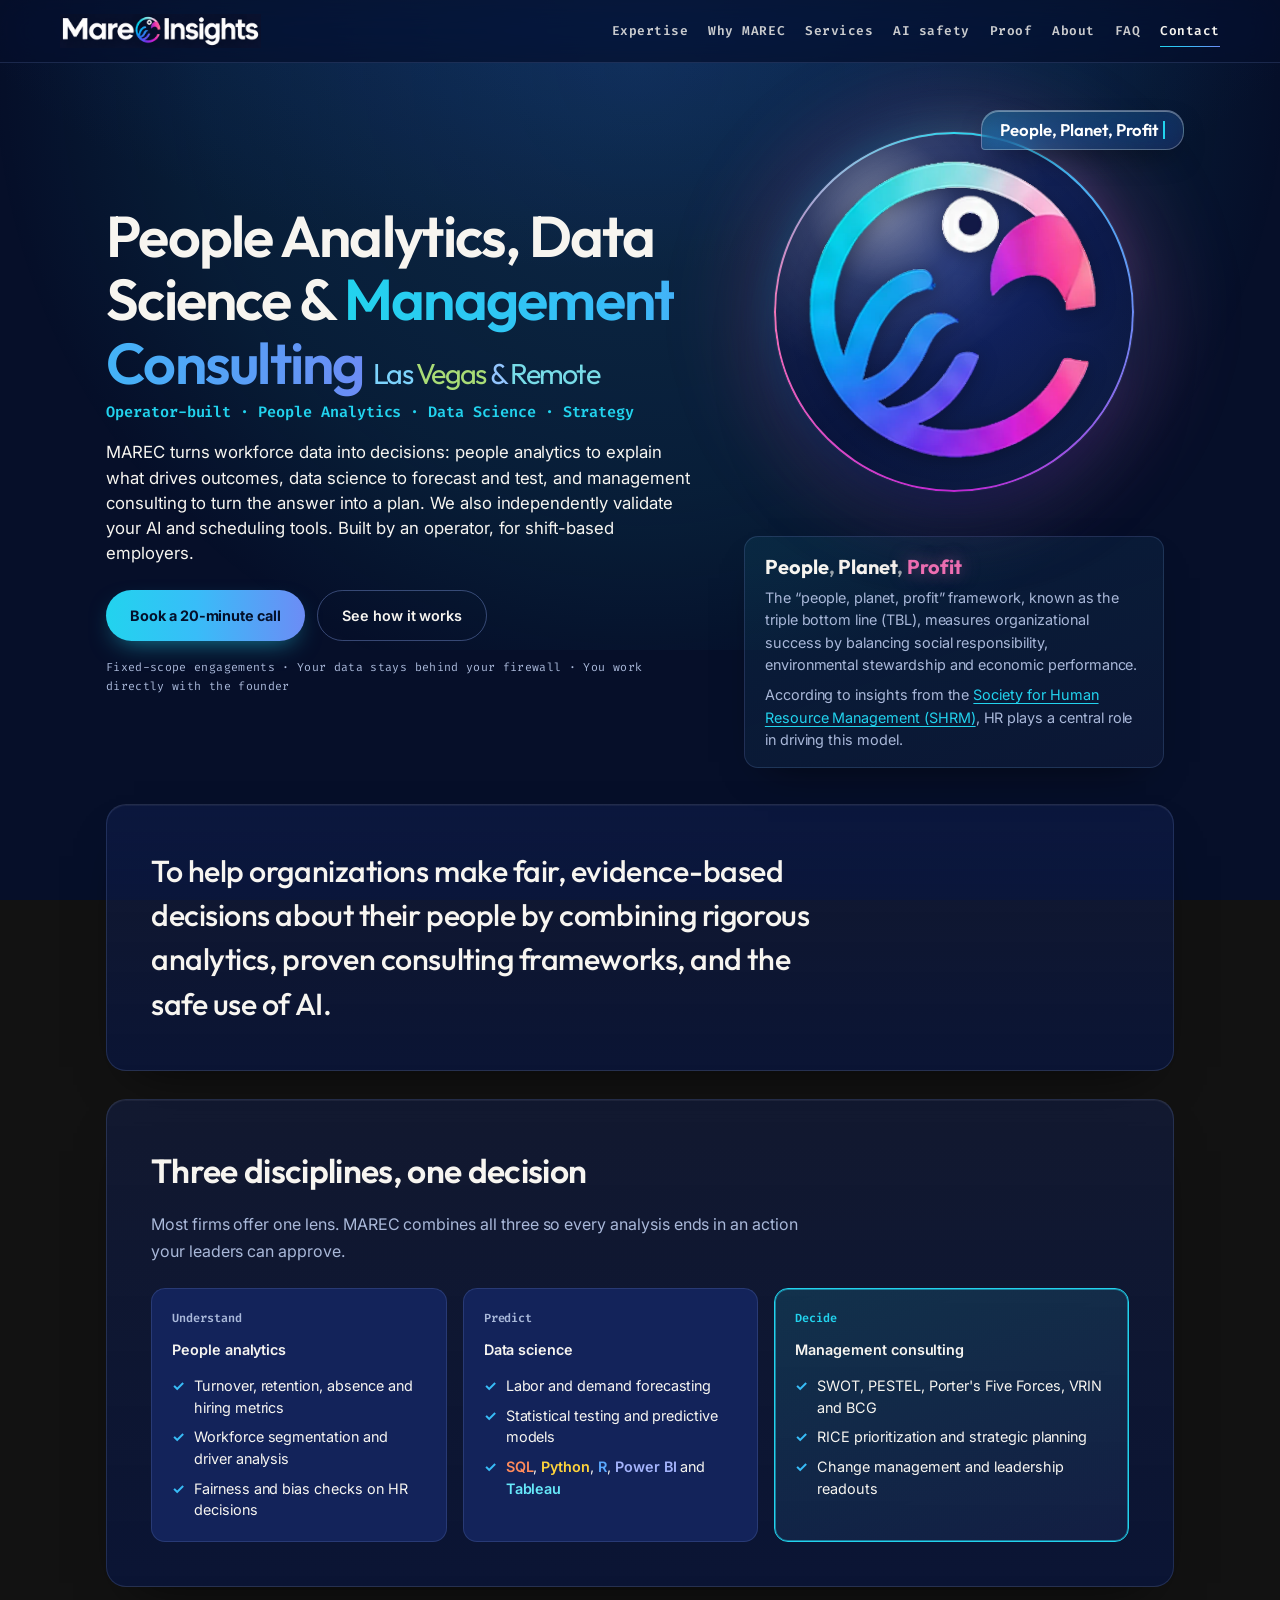
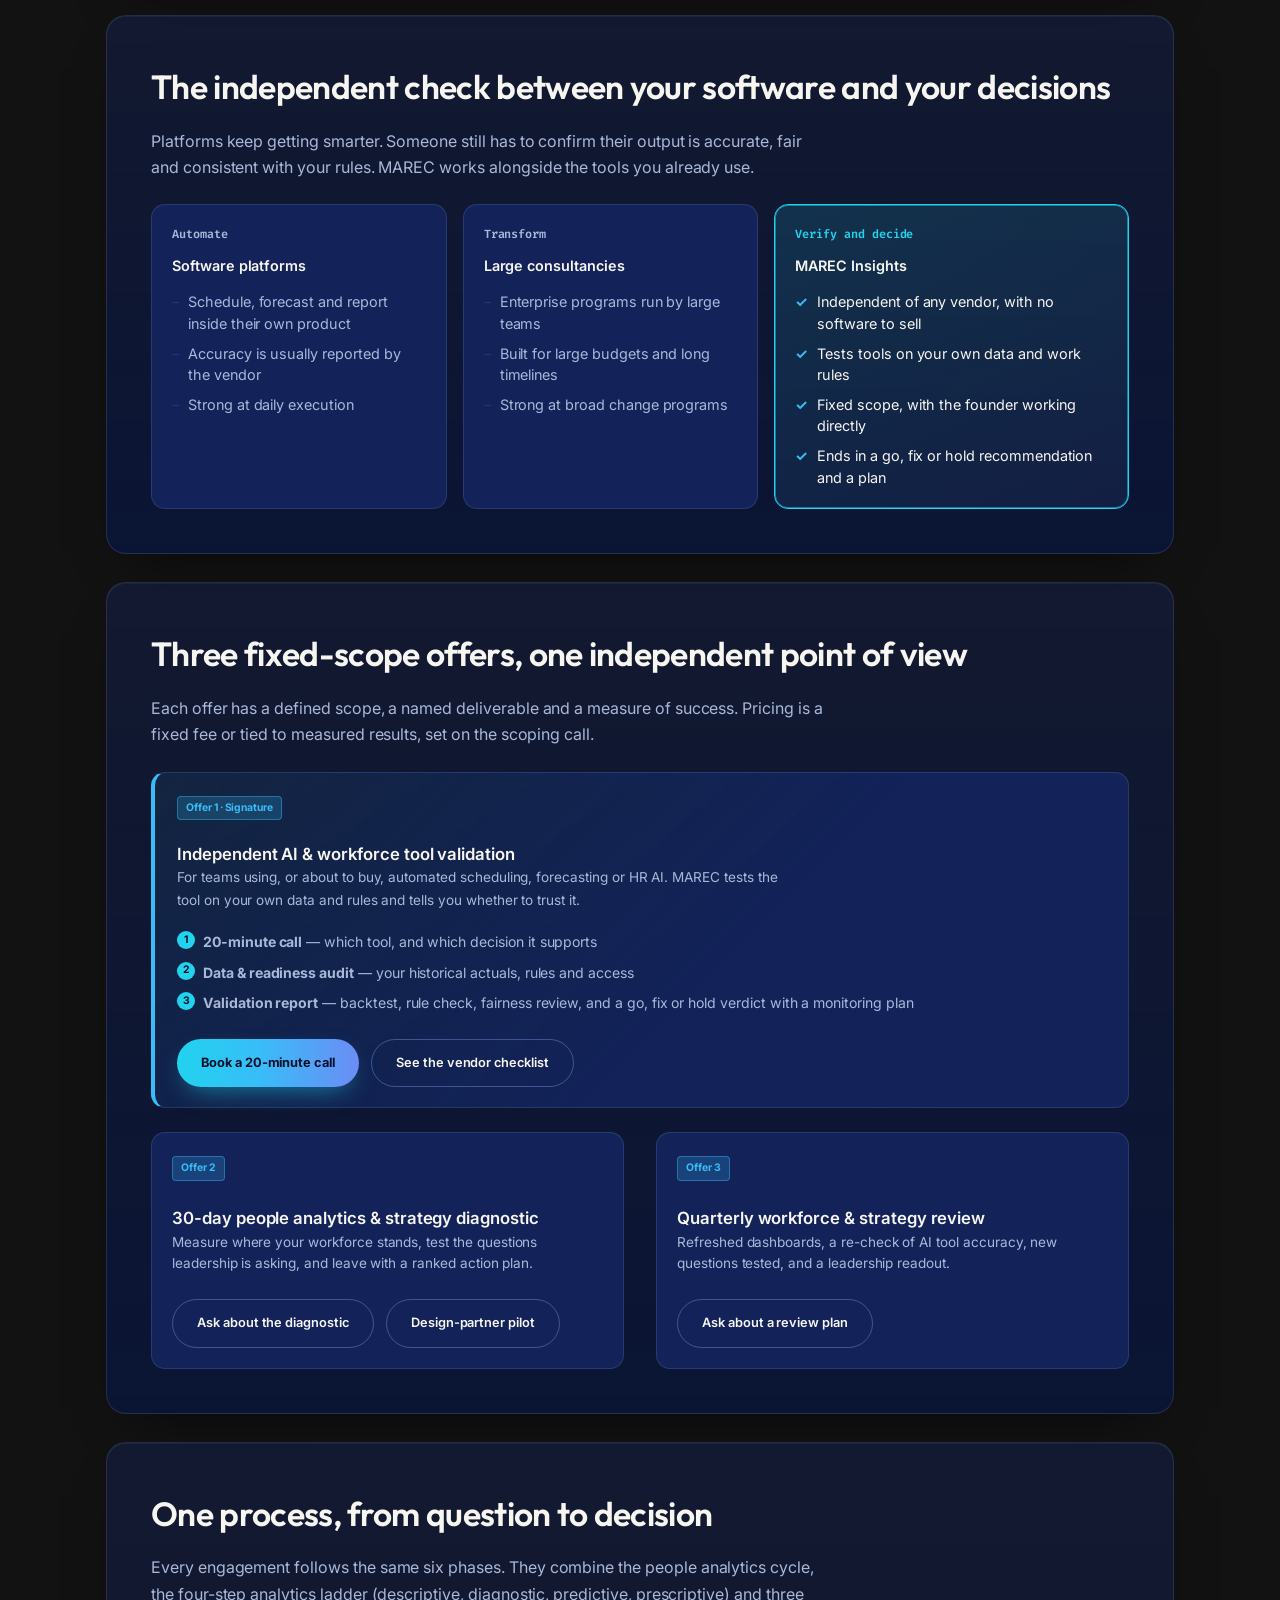
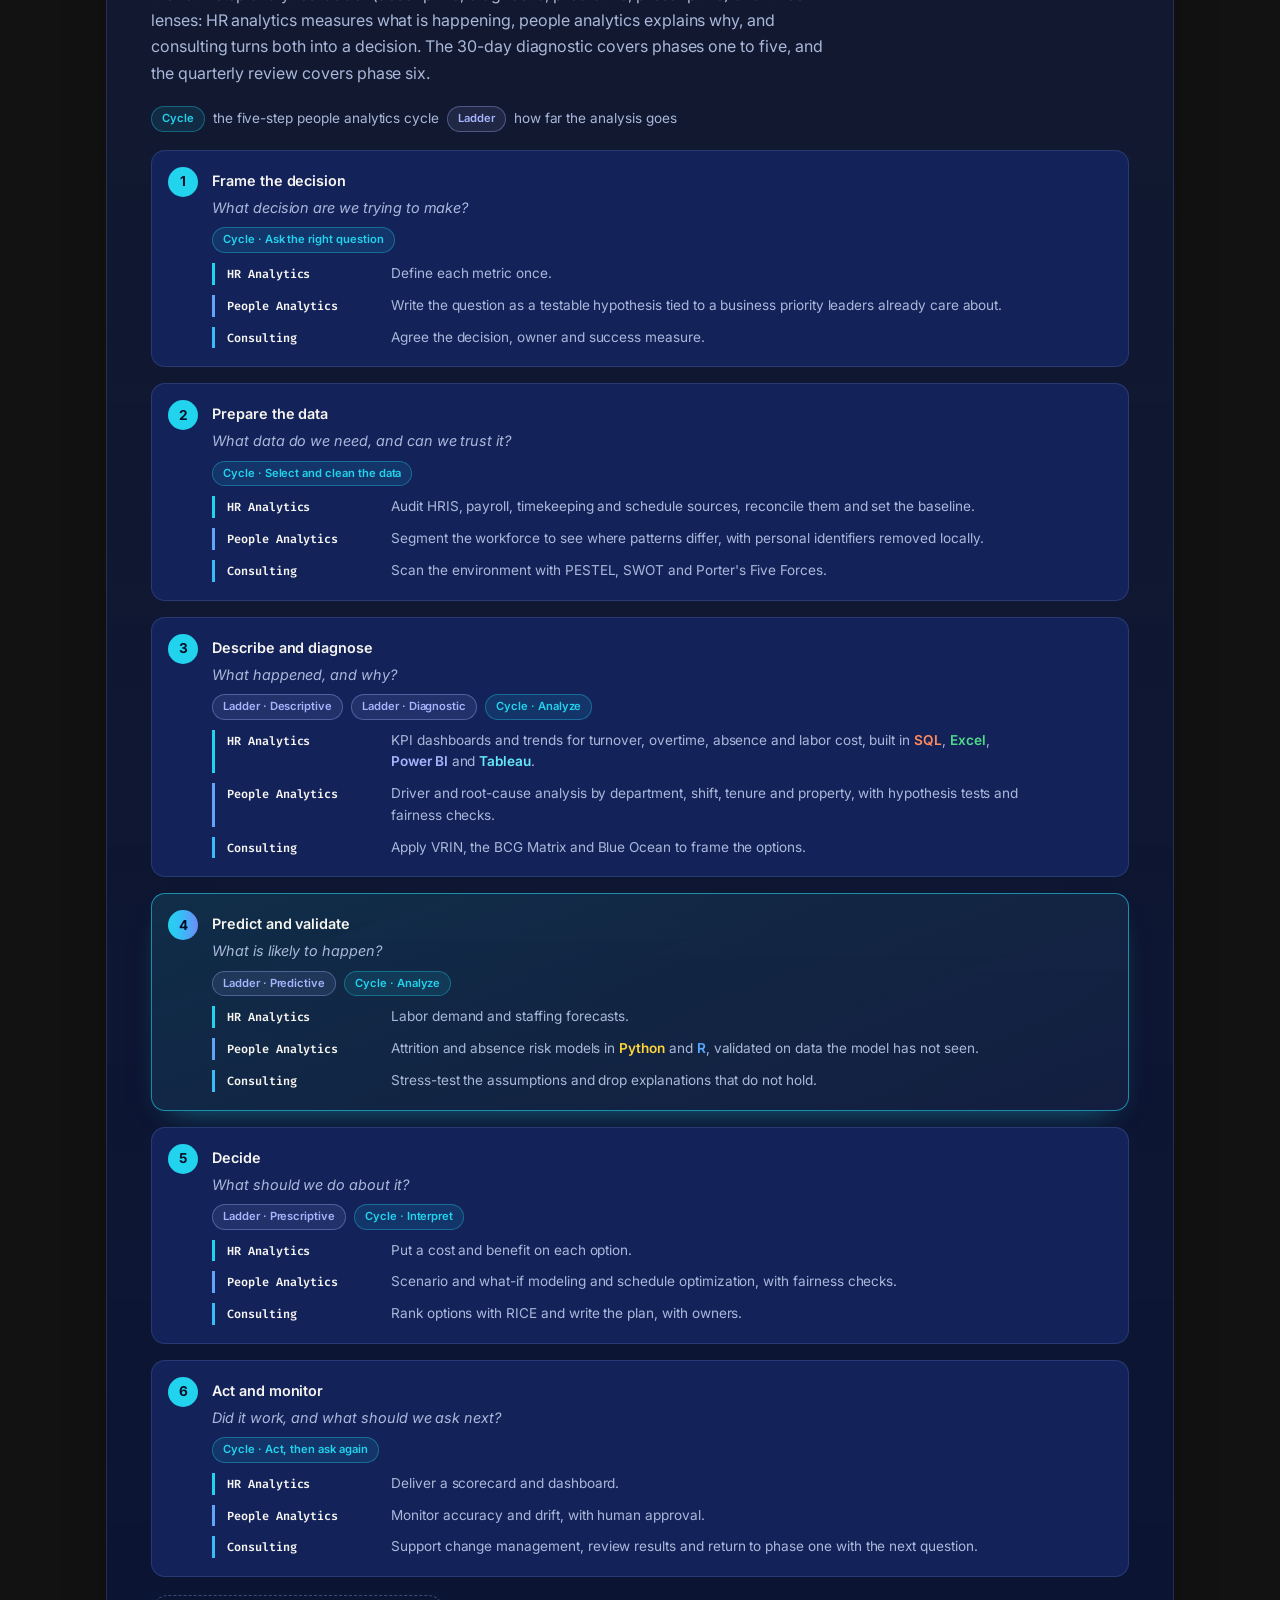
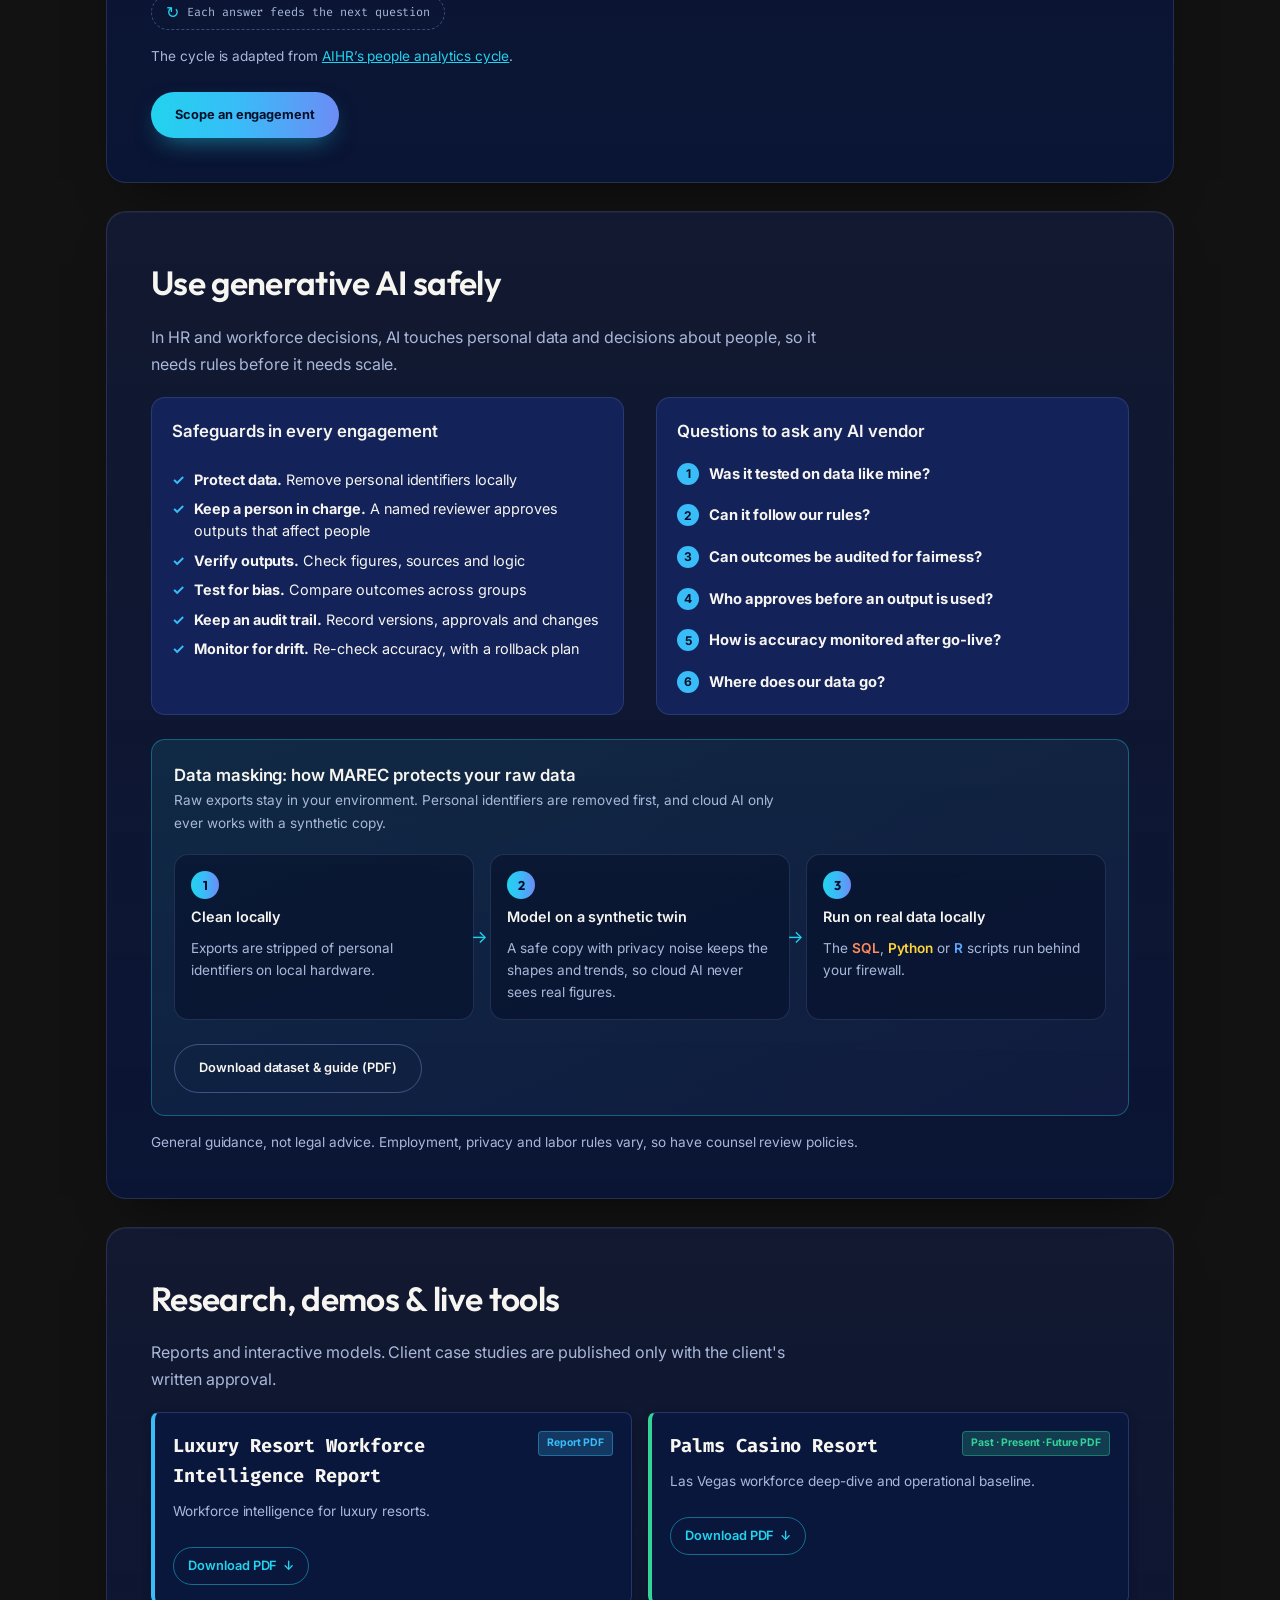
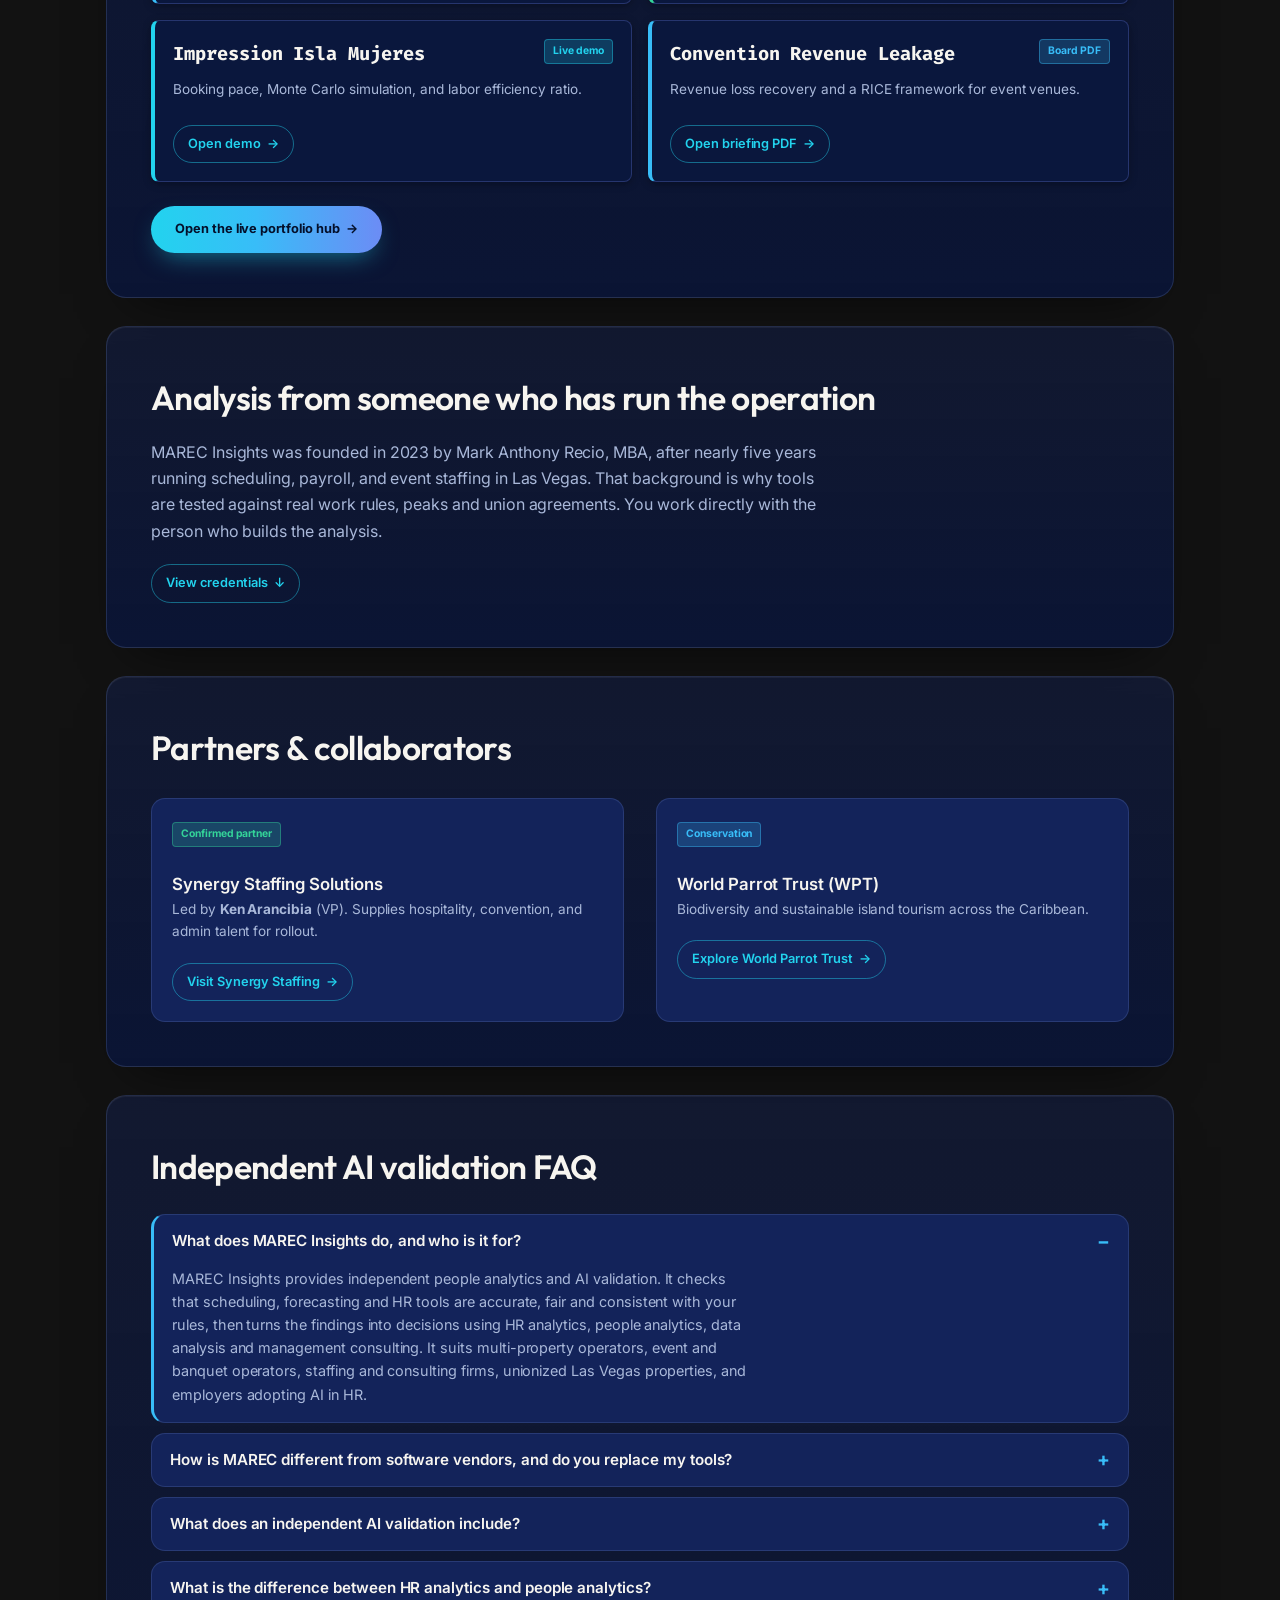
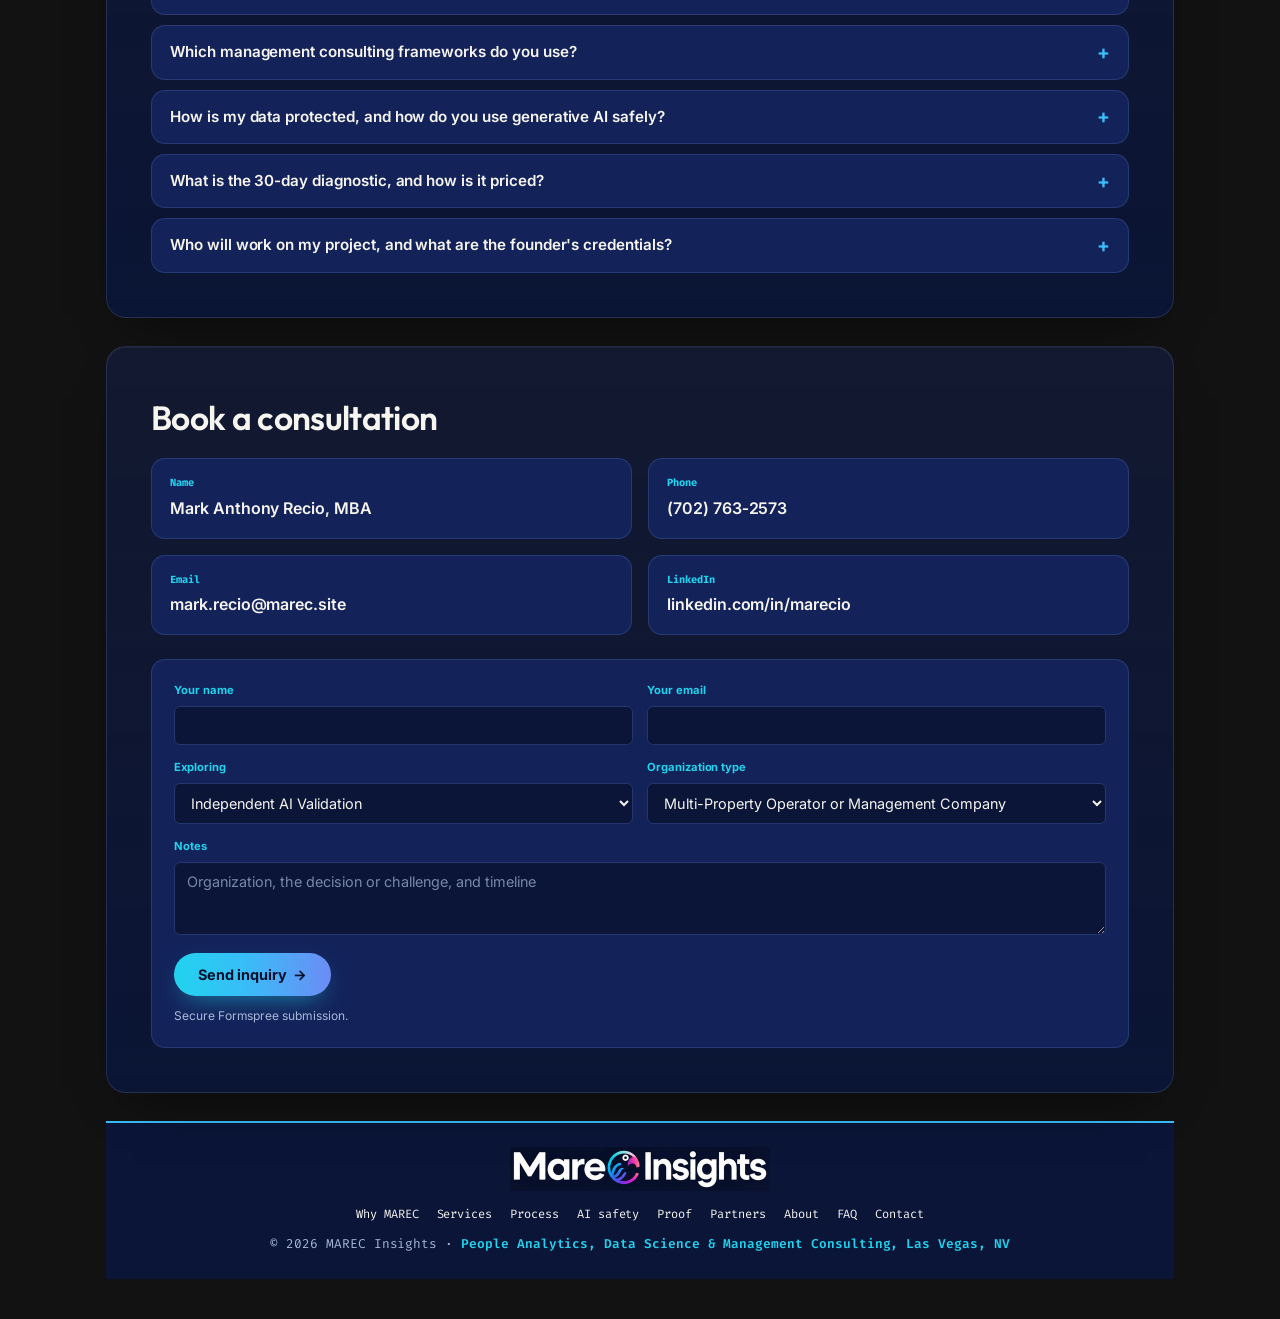
<file: index.html>
<!DOCTYPE html>
<html lang="en">
<head>
  <meta charset="UTF-8">
  <meta name="viewport" content="width=device-width, initial-scale=1">
  <title>MAREC Insights: People Analytics, Data Science & Consulting</title>
  <meta name="description" content="People analytics, data science and management consulting for hospitality and shift-based employers in Las Vegas and remote. Operator-built, with independent AI validation.">
  <meta name="robots" content="index, follow, max-snippet:-1, max-image-preview:large">
  <meta name="author" content="Mark Anthony Recio">
  <meta name="theme-color" content="#060F29">
  <meta name="color-scheme" content="dark">
  <link rel="canonical" href="https://marec.site/">

  <!-- Open Graph / social preview -->
  <meta property="og:type" content="website">
  <meta property="og:title" content="MAREC Insights: People Analytics, Data Science & Consulting">
  <meta property="og:description" content="People analytics, data science and management consulting for hospitality and shift-based employers in Las Vegas and remote. Operator-built, with independent AI validation.">
  <meta property="og:url" content="https://marec.site/">
  <meta property="og:image" content="https://marec.site/og-image.png">
  <meta property="og:site_name" content="MAREC Insights">
  <meta property="og:locale" content="en_US">
  <meta property="og:image:alt" content="MAREC Insights logo: the parrot mark beside the wordmark">
  <meta name="twitter:card" content="summary_large_image">
  <meta name="twitter:title" content="MAREC Insights: People Analytics, Data Science & Consulting">
  <meta name="twitter:description" content="People analytics, data science and management consulting for hospitality and shift-based employers in Las Vegas and remote. Operator-built, with independent AI validation.">
  <meta name="twitter:image" content="https://marec.site/og-image.png">

  <!-- Favicon -->
  <link rel="icon" type="image/png" href="[data-uri]">
  

  <link rel="preconnect" href="https://fonts.googleapis.com">
  <link rel="preconnect" href="https://fonts.gstatic.com" crossorigin>
  <link href="https://fonts.googleapis.com/css2?family=Outfit:wght@400;500;600;700&family=Fira+Code:wght@400;600&family=Inter:wght@300;400;500;600;700&display=swap" rel="stylesheet">
  <link rel="stylesheet" href="./style.css?v=9">

  <!-- Structured data -->
  <script type="application/ld+json">
{
  "@context": "https://schema.org",
  "@graph": [
    {
      "@type": "WebSite",
      "@id": "https://marec.site/#website",
      "url": "https://marec.site/",
      "name": "MAREC Insights",
      "alternateName": ["MAREC"],
      "publisher": {
        "@id": "https://marec.site/#org"
      },
      "inLanguage": "en-US"
    },
    {
      "@type": "ProfessionalService",
      "@id": "https://marec.site/#org",
      "name": "MAREC Insights",
      "url": "https://marec.site/",
      "description": "People analytics, data science and management consulting for hospitality and shift-based employers, with independent AI and workforce tool validation, built by an operator who has run scheduling, payroll and event staffing.",
      "serviceType": ["People analytics", "Data science", "Management consulting", "HR analytics", "AI validation"],
      "image": "https://marec.site/og-image.png",
      "logo": "https://marec.site/marec-logo.png",
      "telephone": "+1-702-763-2573",
      "email": "mark.recio@marec.site",
      "address": {
        "@type": "PostalAddress",
        "addressLocality": "Las Vegas",
        "addressRegion": "NV",
        "addressCountry": "US"
      },
      "areaServed": [
        {
          "@type": "City",
          "name": "Las Vegas"
        },
        {
          "@type": "Country",
          "name": "United States"
        },
        "Remote engagements for properties anywhere"
      ],
      "founder": {
        "@id": "https://marec.site/#mark"
      },
      "knowsAbout": [
        "HR analytics",
        "People analytics",
        "Data analysis",
        "Data science",
        "Descriptive analytics",
        "Diagnostic analytics",
        "Predictive analytics",
        "Prescriptive analytics",
        "Predictive modeling",
        "Machine learning",
        "Management consulting",
        "Strategic planning",
        "SWOT analysis",
        "PESTEL analysis",
        "Porter's Five Forces",
        "VRIN framework",
        "Blue Ocean Strategy",
        "BCG Matrix",
        "RICE prioritization",
        "Hypothesis testing",
        "Environmental analysis",
        "Safe generative AI",
        "AI governance",
        "Workforce planning",
        "Labor forecasting",
        "Change management",
        "SQL",
        "Python",
        "R",
        "Power BI",
        "Tableau",
        "Advanced Excel"
      ],
      "hasOfferCatalog": {
        "@type": "OfferCatalog",
        "name": "Analytics and consulting services",
        "itemListElement": [
          {
            "@type": "Offer",
            "itemOffered": {
              "@type": "Service",
              "name": "Independent AI and Workforce Tool Validation"
            }
          },
          {
            "@type": "Offer",
            "itemOffered": {
              "@type": "Service",
              "name": "30-Day People Analytics and Strategy Diagnostic"
            }
          },
          {
            "@type": "Offer",
            "itemOffered": {
              "@type": "Service",
              "name": "Quarterly Workforce and Strategy Review"
            }
          },
          {
            "@type": "Offer",
            "itemOffered": {
              "@type": "Service",
              "name": "HR Analytics"
            }
          },
          {
            "@type": "Offer",
            "itemOffered": {
              "@type": "Service",
              "name": "People Analytics"
            }
          },
          {
            "@type": "Offer",
            "itemOffered": {
              "@type": "Service",
              "name": "Data Analysis and Dashboards"
            }
          },
          {
            "@type": "Offer",
            "itemOffered": {
              "@type": "Service",
              "name": "Management Consulting and Strategic Planning"
            }
          },
          {
            "@type": "Offer",
            "itemOffered": {
              "@type": "Service",
              "name": "White-Label and Fractional Support"
            }
          }
        ]
      },
      "sameAs": [
        "https://www.linkedin.com/in/marecio/",
        "https://markreciopro.github.io/Portfolio/"
      ],
      "foundingDate": "2023",
      "slogan": "People analytics, data science and management consulting, built by an operator."
    },
    {
      "@type": "Person",
      "@id": "https://marec.site/#mark",
      "name": "Mark Anthony Recio",
      "honorificSuffix": "MBA",
      "jobTitle": "Founder and Principal HR Analytics and Management Consultant",
      "worksFor": {
        "@id": "https://marec.site/#org"
      },
      "alumniOf": [
        {
          "@type": "EducationalOrganization",
          "name": "Keller Graduate School of Management"
        },
        {
          "@type": "EducationalOrganization",
          "name": "University of Denver"
        },
        {
          "@type": "EducationalOrganization",
          "name": "DeVry University"
        }
      ],
      "hasCredential": [
        {
          "@type": "EducationalOccupationalCredential",
          "name": "Microsoft Power BI Data Analyst Associate"
        },
        {
          "@type": "EducationalOccupationalCredential",
          "name": "Tableau Business Intelligence Analyst"
        },
        {
          "@type": "EducationalOccupationalCredential",
          "name": "Google Data Analytics"
        },
        {
          "@type": "EducationalOccupationalCredential",
          "name": "People Analytics (online course certificate, completed November 4, 2026)",
          "url": "https://coursera.org/verify/VB5WCRY1OTPS",
          "recognizedBy": {
            "@type": "Organization",
            "name": "Microsoft"
          }
        },
        {
          "@type": "EducationalOccupationalCredential",
          "name": "IBM Management Consultant Professional Certificate (8 courses, completed November 5, 2026)",
          "url": "https://www.coursera.org/account/accomplishments/professional-cert/2EGGWHX2B1DY",
          "recognizedBy": {
            "@type": "Organization",
            "name": "IBM and SkillUp"
          }
        },
        {
          "@type": "EducationalOccupationalCredential",
          "name": "IBM Data Science Professional Certificate"
        },
        {
          "@type": "EducationalOccupationalCredential",
          "name": "HRCI Human Resources Associate"
        },
        {
          "@type": "EducationalOccupationalCredential",
          "name": "Nevada HR and Payroll Certification"
        },
        {
          "@type": "EducationalOccupationalCredential",
          "name": "Business Analytics Specialization (6 courses, online non-credit)",
          "recognizedBy": {
            "@type": "CollegeOrUniversity",
            "name": "University of Illinois Urbana-Champaign, Gies College of Business"
          }
        },
        {
          "@type": "EducationalOccupationalCredential",
          "name": "Financial Analysis: Skills for Success Specialization (3 courses, online non-credit)",
          "recognizedBy": {
            "@type": "CollegeOrUniversity",
            "name": "University of Illinois Urbana-Champaign, Gies College of Business"
          }
        },
        {
          "@type": "EducationalOccupationalCredential",
          "name": "Applying Data Analytics in Finance (online non-credit course)",
          "recognizedBy": {
            "@type": "CollegeOrUniversity",
            "name": "University of Illinois Urbana-Champaign"
          }
        },
        {
          "@type": "EducationalOccupationalCredential",
          "name": "Management Consulting Specialization (5 courses, online non-credit)",
          "recognizedBy": {
            "@type": "CollegeOrUniversity",
            "name": "Emory University, Goizueta Business School"
          }
        }
      ],
      "award": "Certificate of Commendation from U.S. Senator Catherine Cortez Masto for completing the Vegas PBS Workforce and Economic Development program",
      "sameAs": [
        "https://www.linkedin.com/in/marecio/"
      ]
    },
    {
      "@type": "FAQPage",
      "@id": "https://marec.site/#faq",
      "mainEntity": [
        {
          "@type": "Question",
          "name": "What does MAREC Insights do, and who is it for?",
          "acceptedAnswer": {
            "@type": "Answer",
            "text": "MAREC Insights provides independent people analytics and AI validation. It checks that scheduling, forecasting and HR tools are accurate, fair and consistent with your rules, then turns the findings into decisions using HR analytics, people analytics, data analysis and management consulting. It suits multi-property operators, event and banquet operators, staffing and consulting firms, unionized Las Vegas properties, and employers adopting AI in HR."
          }
        },
        {
          "@type": "Question",
          "name": "How is MAREC different from software vendors, and do you replace my tools?",
          "acceptedAnswer": {
            "@type": "Answer",
            "text": "Software platforms automate scheduling, forecasting and reporting inside their own product. MAREC does not sell software, so it has no reason to favor a tool. It works alongside the platforms you already use and tests their output on your own data and rules."
          }
        },
        {
          "@type": "Question",
          "name": "What does an independent AI validation include?",
          "acceptedAnswer": {
            "@type": "Answer",
            "text": "A backtest against your own historical actuals, a rule and policy check for labor agreements and overtime, edge cases such as peak seasons and holidays, a fairness review of how outcomes are spread across people and groups, and a monitoring plan. The result is a go, fix or hold recommendation with the reasons."
          }
        },
        {
          "@type": "Question",
          "name": "What is the difference between HR analytics and people analytics?",
          "acceptedAnswer": {
            "@type": "Answer",
            "text": "HR analytics measures core HR functions such as headcount, turnover, hiring, pay and absence. People analytics goes further and tests what drives outcomes like retention, performance and engagement, so leaders can act on causes rather than only report on numbers."
          }
        },
        {
          "@type": "Question",
          "name": "Which management consulting frameworks do you use?",
          "acceptedAnswer": {
            "@type": "Answer",
            "text": "RICE for prioritizing initiatives, SWOT, PESTEL and environmental analysis for the external and internal picture, Porter's Five Forces for industry structure, VRIN for competitive advantage, Blue Ocean Strategy for new market space, the BCG Matrix for portfolio choices, hypothesis testing for evidence, and strategic planning to tie it together. The framework is chosen for the question, not the other way around."
          }
        },
        {
          "@type": "Question",
          "name": "How is my data protected, and how do you use generative AI safely?",
          "acceptedAnswer": {
            "@type": "Answer",
            "text": "Sensitive exports are cleaned of personal identifiers locally. Safe synthetic versions are used for cloud and AI modeling, and the resulting code runs on your real data behind your own firewall, under NDA. Outputs are checked by a person before anyone relies on them, and nothing confidential is pasted into public AI tools."
          }
        },
        {
          "@type": "Question",
          "name": "What is the 30-day diagnostic, and how is it priced?",
          "acceptedAnswer": {
            "@type": "Answer",
            "text": "It has three steps: a 20-minute alignment call, a data and AI readiness audit, and a 30-day analysis and action plan built on your own data. Most projects start with exports you already have, such as HRIS, payroll, timekeeping and schedules. Pricing is a fixed fee or tied to measured results, set on the scoping call."
          }
        },
        {
          "@type": "Question",
          "name": "Who will work on my project, and what are the founder's credentials?",
          "acceptedAnswer": {
            "@type": "Answer",
            "text": "MAREC Insights is a specialist practice founded by Mark Anthony Recio, who does the analysis and consulting work directly after nearly five years running scheduling, payroll and event staffing in Las Vegas. He holds an MBA from Keller Graduate School of Management and a B.S. in Technical Management from DeVry University, plus Power BI, Tableau, Google, IBM, HRCI and Nevada HR and Payroll credentials."
          }
        }
      ]
    }
  ]
}
  </script>

  <noscript><style>.reveal,.reveal-step{opacity:1;transform:none}</style></noscript>
</head>
<body>
  <a href="#hero" class="skip-link mono">Skip to content</a>
  <div class="resort-bg-glow" aria-hidden="true"></div>

  <!-- NAVIGATION -->
  <nav class="nav-header" aria-label="Primary">
    <div class="nav-container">
      <a href="#hero" class="nav-brand mono" aria-label="MAREC Insights, back to top"><img class="brand-logo" src="[data-uri]" width="201" height="34" alt=""></a>
      <button type="button" class="nav-toggle" id="navToggle" aria-expanded="false" aria-controls="navTabs">
        <span class="nav-toggle-bar"></span>
        <span class="nav-toggle-bar"></span>
        <span class="nav-toggle-bar"></span>
        <span class="sr-only">Menu</span>
      </button>
      <div class="nav-tabs" id="navTabs">
        <a href="#expertise" class="nav-link mono">Expertise</a>
        <a href="#difference" class="nav-link mono">Why MAREC</a>
        <a href="#services" class="nav-link mono">Services</a>
        <a href="#ai-safety" class="nav-link mono">AI safety</a>
        <a href="#proof" class="nav-link mono">Proof</a>
        <a href="#about" class="nav-link mono">About</a>
        <a href="#faq" class="nav-link mono">FAQ</a>
        <a href="#contact" class="nav-link mono">Contact</a>
      </div>
    </div>
  </nav>

  <main class="page-wrap">

    <!-- HERO -->
    <header id="hero" class="hero">
      <div class="hero-top">
        <div class="hero-text-block">
          <h1 class="hero-title">
            People Analytics, Data Science &amp; <span class="grad-text">Management Consulting</span>
            <span class="title-sub">
              <span class="code-keyword">Las</span>
              <span class="code-string">Vegas</span>
              <span class="code-operator">&amp;</span>
              <span class="code-function">Remote</span>
            </span>
          </h1>
          <p class="hero-sub mono">Operator-built &middot; People Analytics &middot; Data Science &middot; Strategy</p>
          <p class="hero-tagline">MAREC turns workforce data into decisions: people analytics to explain what drives outcomes, data science to forecast and test, and management consulting to turn the answer into a plan. We also independently validate your AI and scheduling tools. Built by an operator, for shift-based employers.</p>
          <div class="cta-row">
            <a href="#contact" class="btn btn-primary">Book a 20-minute call</a>
            <a href="#process" class="btn btn-ghost">See how it works</a>
          </div>
          <p class="hero-note mono">Fixed-scope engagements &middot; Your data stays behind your firewall &middot; You work directly with the founder</p>
        </div>
        <div class="hero-art">
          <div class="glass-stage" id="glassStage">
          <div class="glass-lens" id="glassLens">
            <span class="glass-back" aria-hidden="true"></span>
            <span class="glass-ghost" id="glassGhost" aria-hidden="true"></span>
            <img class="glass-logo" id="glassLogo" src="[data-uri]" width="640" height="640" alt="MAREC Insights parrot logo mark" fetchpriority="high">
            <span class="glass-frost" aria-hidden="true"></span>
            <span class="glass-rim" aria-hidden="true"></span>
            <span class="glass-glare" aria-hidden="true"></span>
            <span class="glass-sheen" aria-hidden="true"></span>
          </div>
          <button type="button" class="parrot-say" id="parrotSay" aria-label="The parrot says: People, Planet, Profit. Activate to hear it again"><span class="say-text" id="sayText" aria-hidden="true"></span><span class="say-caret" aria-hidden="true"></span></button>
          <span class="sr-only" id="sayLive" aria-live="polite"></span>
        </div>
        <aside class="tbl-card" id="tblCard" aria-labelledby="tblTitle">
          <h2 class="tbl-title" id="tblTitle"><span class="tbl-word tbl-people" data-tbl="0">People</span><span class="tbl-sep" aria-hidden="true">,</span> <span class="tbl-word tbl-planet" data-tbl="1">Planet</span><span class="tbl-sep" aria-hidden="true">,</span> <span class="tbl-word tbl-profit" data-tbl="2">Profit</span></h2>
          <p class="tbl-text">The &ldquo;people, planet, profit&rdquo; framework, known as the triple bottom line (TBL), measures organizational success by balancing social responsibility, environmental stewardship and economic performance.</p>
          <p class="tbl-text">According to insights from the <a href="https://www.shrm.org/enterprise-solutions/insights/overcoming-adoption-hurdles-to-sustainable-innovation" target="_blank" rel="noopener noreferrer">Society for Human Resource Management (SHRM)</a>, HR plays a central role in driving this model.</p>
        </aside>
        </div>
      </div>
    </header>


    <!-- MISSION -->
    <section id="mission" class="card mission-card reveal" aria-label="Mission">
      <p class="mission-statement">To help organizations make fair, evidence-based decisions about their people by combining rigorous analytics, proven consulting frameworks, and the safe use of AI.</p>
    </section>

    <!-- PILLARS -->
    <section id="expertise" class="card reveal" aria-labelledby="expTitle">
      <h2 class="card-title" id="expTitle">Three disciplines, one decision</h2>
      <p class="body-muted description-text">Most firms offer one lens. MAREC combines all three so every analysis ends in an action your leaders can approve.</p>
      <div class="compare-grid">
        <article class="compare-card">
          <p class="compare-role mono">Understand</p>
          <h3 class="comp-title">People analytics</h3>
          <ul class="check-list">
            <li>Turnover, retention, absence and hiring metrics</li>
            <li>Workforce segmentation and driver analysis</li>
            <li>Fairness and bias checks on HR decisions</li>
          </ul>
        </article>
        <article class="compare-card">
          <p class="compare-role mono">Predict</p>
          <h3 class="comp-title">Data science</h3>
          <ul class="check-list">
            <li>Labor and demand forecasting</li>
            <li>Statistical testing and predictive models</li>
            <li><span class="kw kw-sql">SQL</span>, <span class="kw kw-python">Python</span>, <span class="kw kw-r">R</span>, <span class="kw kw-powerbi">Power BI</span> and <span class="kw kw-tableau">Tableau</span></li>
          </ul>
        </article>
        <article class="compare-card is-marec">
          <p class="compare-role mono">Decide</p>
          <h3 class="comp-title">Management consulting</h3>
          <ul class="check-list">
            <li>SWOT, PESTEL, Porter's Five Forces, VRIN and BCG</li>
            <li>RICE prioritization and strategic planning</li>
            <li>Change management and leadership readouts</li>
          </ul>
        </article>
      </div>
    </section>

    <!-- DIFFERENCE -->
    <section id="difference" class="card reveal" aria-labelledby="diffTitle">
      <h2 class="card-title" id="diffTitle">The independent check between your software and your decisions</h2>
      <p class="body-muted description-text">Platforms keep getting smarter. Someone still has to confirm their output is accurate, fair and consistent with your rules. MAREC works alongside the tools you already use.</p>
      <div class="compare-grid">
        <article class="compare-card">
          <p class="compare-role mono">Automate</p>
          <h3 class="comp-title">Software platforms</h3>
          <ul class="plain-list">
            <li>Schedule, forecast and report inside their own product</li>
            <li>Accuracy is usually reported by the vendor</li>
            <li>Strong at daily execution</li>
          </ul>
        </article>
        <article class="compare-card">
          <p class="compare-role mono">Transform</p>
          <h3 class="comp-title">Large consultancies</h3>
          <ul class="plain-list">
            <li>Enterprise programs run by large teams</li>
            <li>Built for large budgets and long timelines</li>
            <li>Strong at broad change programs</li>
          </ul>
        </article>
        <article class="compare-card is-marec">
          <p class="compare-role mono">Verify and decide</p>
          <h3 class="comp-title">MAREC Insights</h3>
          <ul class="check-list">
            <li>Independent of any vendor, with no software to sell</li>
            <li>Tests tools on your own data and work rules</li>
            <li>Fixed scope, with the founder working directly</li>
            <li>Ends in a go, fix or hold recommendation and a plan</li>
          </ul>
        </article>
      </div>
    </section>

    <!-- SERVICES -->
    <section id="services" class="card reveal">
      <h2 class="card-title">Three fixed-scope offers, one independent point of view</h2>
      <p class="body-muted description-text">Each offer has a defined scope, a named deliverable and a measure of success. Pricing is a fixed fee or tied to measured results, set on the scoping call.</p>

      <div class="pilot-box is-flagship mt-24">
        <span class="proj-tag tag-featured">Offer 1 &middot; Signature</span>
        <h3 class="stage-name mt-24">Independent AI &amp; workforce tool validation</h3>
        <p class="body-muted sm description-text">For teams using, or about to buy, automated scheduling, forecasting or HR AI. MAREC tests the tool on your own data and rules and tells you whether to trust it.</p>
        <ol class="pilot-steps">
          <li><strong>20-minute call</strong> &mdash; which tool, and which decision it supports</li>
          <li><strong>Data &amp; readiness audit</strong> &mdash; your historical actuals, rules and access</li>
          <li><strong>Validation report</strong> &mdash; backtest, rule check, fairness review, and a go, fix or hold verdict with a monitoring plan</li>
        </ol>
        <div class="cta-row mt-24">
          <a href="#contact" class="btn btn-primary sm-btn" data-exploring="Independent AI Validation">Book a 20-minute call</a>
          <a href="#ai-safety" class="btn btn-ghost sm-btn">See the vendor checklist</a>
        </div>
      </div>

      <div class="two-col mt-24">
        <div class="dna-card border-teal">
          <span class="proj-tag tag-featured">Offer 2</span>
          <h3 class="stage-name mt-24">30-day people analytics &amp; strategy diagnostic</h3>
          <p class="body-muted sm">Measure where your workforce stands, test the questions leadership is asking, and leave with a ranked action plan.</p>
          <div class="cta-row mt-24">
            <a href="#contact" class="btn btn-ghost sm-btn" data-exploring="30-Day People Analytics Diagnostic">Ask about the diagnostic</a>
            <a href="#contact" class="btn btn-ghost sm-btn" data-exploring="Design-Partner Pilot">Design-partner pilot</a>
          </div>
        </div>
        <div class="dna-card border-gold">
          <span class="proj-tag tag-featured">Offer 3</span>
          <h3 class="stage-name mt-24">Quarterly workforce &amp; strategy review</h3>
          <p class="body-muted sm">Refreshed dashboards, a re-check of AI tool accuracy, new questions tested, and a leadership readout.</p>
          <div class="cta-row mt-24"><a href="#contact" class="btn btn-ghost sm-btn" data-exploring="HR or People Analytics">Ask about a review plan</a></div>
        </div>
      </div>
    </section>


    <!-- PROCESS -->
    <section id="process" class="card reveal" aria-labelledby="processTitle">
      <h2 class="card-title" id="processTitle">One process, from question to decision</h2>
      <p class="body-muted description-text">Every engagement follows the same six phases. They combine the people analytics cycle, the four-step analytics ladder (descriptive, diagnostic, predictive, prescriptive) and three lenses: HR analytics measures what is happening, people analytics explains why, and consulting turns both into a decision. The 30-day diagnostic covers phases one to five, and the quarterly review covers phase six.</p>
      <p class="phase-legend sm"><span class="phase-tag tag-c">Cycle</span> the five-step people analytics cycle <span class="phase-tag tag-l">Ladder</span> how far the analysis goes</p>
      <ol class="approach-list" id="processList">
        <li class="approach-phase">
          <h3 class="comp-title">Frame the decision</h3>
          <p class="phase-q">What decision are we trying to make?</p>
          <p class="phase-tags"><span class="phase-tag tag-c">Cycle &middot; Ask the right question</span></p>
          <ul class="lens-rows"><li class="lens-row" data-lens="hr"><span class="lens-tag mono">HR Analytics</span><p class="body-muted sm">Define each metric once.</p></li><li class="lens-row" data-lens="people"><span class="lens-tag mono">People Analytics</span><p class="body-muted sm">Write the question as a testable hypothesis tied to a business priority leaders already care about.</p></li><li class="lens-row" data-lens="consulting"><span class="lens-tag mono">Consulting</span><p class="body-muted sm">Agree the decision, owner and success measure.</p></li></ul>
        </li>
        <li class="approach-phase">
          <h3 class="comp-title">Prepare the data</h3>
          <p class="phase-q">What data do we need, and can we trust it?</p>
          <p class="phase-tags"><span class="phase-tag tag-c">Cycle &middot; Select and clean the data</span></p>
          <ul class="lens-rows"><li class="lens-row" data-lens="hr"><span class="lens-tag mono">HR Analytics</span><p class="body-muted sm">Audit HRIS, payroll, timekeeping and schedule sources, reconcile them and set the baseline.</p></li><li class="lens-row" data-lens="people"><span class="lens-tag mono">People Analytics</span><p class="body-muted sm">Segment the workforce to see where patterns differ, with personal identifiers removed locally.</p></li><li class="lens-row" data-lens="consulting"><span class="lens-tag mono">Consulting</span><p class="body-muted sm">Scan the environment with PESTEL, SWOT and Porter's Five Forces.</p></li></ul>
        </li>
        <li class="approach-phase">
          <h3 class="comp-title">Describe and diagnose</h3>
          <p class="phase-q">What happened, and why?</p>
          <p class="phase-tags"><span class="phase-tag tag-l">Ladder &middot; Descriptive</span><span class="phase-tag tag-l">Ladder &middot; Diagnostic</span><span class="phase-tag tag-c">Cycle &middot; Analyze</span></p>
          <ul class="lens-rows"><li class="lens-row" data-lens="hr"><span class="lens-tag mono">HR Analytics</span><p class="body-muted sm">KPI dashboards and trends for turnover, overtime, absence and labor cost, built in <span class="kw kw-sql">SQL</span>, <span class="kw kw-excel">Excel</span>, <span class="kw kw-powerbi">Power BI</span> and <span class="kw kw-tableau">Tableau</span>.</p></li><li class="lens-row" data-lens="people"><span class="lens-tag mono">People Analytics</span><p class="body-muted sm">Driver and root-cause analysis by department, shift, tenure and property, with hypothesis tests and fairness checks.</p></li><li class="lens-row" data-lens="consulting"><span class="lens-tag mono">Consulting</span><p class="body-muted sm">Apply VRIN, the BCG Matrix and Blue Ocean to frame the options.</p></li></ul>
        </li>
        <li class="approach-phase">
          <h3 class="comp-title">Predict and validate</h3>
          <p class="phase-q">What is likely to happen?</p>
          <p class="phase-tags"><span class="phase-tag tag-l">Ladder &middot; Predictive</span><span class="phase-tag tag-c">Cycle &middot; Analyze</span></p>
          <ul class="lens-rows"><li class="lens-row" data-lens="hr"><span class="lens-tag mono">HR Analytics</span><p class="body-muted sm">Labor demand and staffing forecasts.</p></li><li class="lens-row" data-lens="people"><span class="lens-tag mono">People Analytics</span><p class="body-muted sm">Attrition and absence risk models in <span class="kw kw-python">Python</span> and <span class="kw kw-r">R</span>, validated on data the model has not seen.</p></li><li class="lens-row" data-lens="consulting"><span class="lens-tag mono">Consulting</span><p class="body-muted sm">Stress-test the assumptions and drop explanations that do not hold.</p></li></ul>
        </li>
        <li class="approach-phase">
          <h3 class="comp-title">Decide</h3>
          <p class="phase-q">What should we do about it?</p>
          <p class="phase-tags"><span class="phase-tag tag-l">Ladder &middot; Prescriptive</span><span class="phase-tag tag-c">Cycle &middot; Interpret</span></p>
          <ul class="lens-rows"><li class="lens-row" data-lens="hr"><span class="lens-tag mono">HR Analytics</span><p class="body-muted sm">Put a cost and benefit on each option.</p></li><li class="lens-row" data-lens="people"><span class="lens-tag mono">People Analytics</span><p class="body-muted sm">Scenario and what-if modeling and schedule optimization, with fairness checks.</p></li><li class="lens-row" data-lens="consulting"><span class="lens-tag mono">Consulting</span><p class="body-muted sm">Rank options with RICE and write the plan, with owners.</p></li></ul>
        </li>
        <li class="approach-phase">
          <h3 class="comp-title">Act and monitor</h3>
          <p class="phase-q">Did it work, and what should we ask next?</p>
          <p class="phase-tags"><span class="phase-tag tag-c">Cycle &middot; Act, then ask again</span></p>
          <ul class="lens-rows"><li class="lens-row" data-lens="hr"><span class="lens-tag mono">HR Analytics</span><p class="body-muted sm">Deliver a scorecard and dashboard.</p></li><li class="lens-row" data-lens="people"><span class="lens-tag mono">People Analytics</span><p class="body-muted sm">Monitor accuracy and drift, with human approval.</p></li><li class="lens-row" data-lens="consulting"><span class="lens-tag mono">Consulting</span><p class="body-muted sm">Support change management, review results and return to phase one with the next question.</p></li></ul>
        </li>
      </ol>
      <p class="cycle-loop mono"><span aria-hidden="true">&#8635;</span> Each answer feeds the next question</p>
      <p class="offer-note">The cycle is adapted from <a href="https://www.aihr.com/blog/people-analytics-cycle/" target="_blank" rel="noopener noreferrer">AIHR&rsquo;s people analytics cycle</a>.</p>
      <div class="cta-row mt-24"><a href="#contact" class="btn btn-primary sm-btn" data-exploring="30-Day People Analytics Diagnostic">Scope an engagement</a></div>
    </section>

    <!-- AI SAFETY -->
    <section id="ai-safety" class="card reveal" aria-labelledby="aiTitle">
      <h2 class="card-title" id="aiTitle">Use generative AI safely</h2>
      <p class="body-muted description-text">In HR and workforce decisions, AI touches personal data and decisions about people, so it needs rules before it needs scale.</p>
      <div class="two-col">
        <div class="dna-card border-teal">
          <h3 class="stage-name">Safeguards in every engagement</h3>
          <ul class="check-list mt-24">
            <li><strong>Protect data.</strong> Remove personal identifiers locally</li>
            <li><strong>Keep a person in charge.</strong> A named reviewer approves outputs that affect people</li>
            <li><strong>Verify outputs.</strong> Check figures, sources and logic</li>
            <li><strong>Test for bias.</strong> Compare outcomes across groups</li>
            <li><strong>Keep an audit trail.</strong> Record versions, approvals and changes</li>
            <li><strong>Monitor for drift.</strong> Re-check accuracy, with a rollback plan</li>
          </ul>
        </div>
        <div class="dna-card border-gold">
          <h3 class="stage-name">Questions to ask any AI vendor</h3>
          <ol class="app-steps-list">
            <li><strong>Was it tested on data like mine?</strong></li>
            <li><strong>Can it follow our rules?</strong></li>
            <li><strong>Can outcomes be audited for fairness?</strong></li>
            <li><strong>Who approves before an output is used?</strong></li>
            <li><strong>How is accuracy monitored after go-live?</strong></li>
            <li><strong>Where does our data go?</strong></li>
          </ol>
        </div>
      </div>
      <div class="mask-box mt-24" id="data-masking">
        <h3 class="stage-name">Data masking: how MAREC protects your raw data</h3>
        <p class="body-muted sm description-text">Raw exports stay in your environment. Personal identifiers are removed first, and cloud AI only ever works with a synthetic copy.</p>
        <ol class="mask-flow">
          <li class="mask-step"><span class="mask-num" aria-hidden="true">1</span><h4 class="comp-title">Clean locally</h4><p class="body-muted sm">Exports are stripped of personal identifiers on local hardware.</p></li>
          <li class="mask-step"><span class="mask-num" aria-hidden="true">2</span><h4 class="comp-title">Model on a synthetic twin</h4><p class="body-muted sm">A safe copy with privacy noise keeps the shapes and trends, so cloud AI never sees real figures.</p></li>
          <li class="mask-step"><span class="mask-num" aria-hidden="true">3</span><h4 class="comp-title">Run on real data locally</h4><p class="body-muted sm">The <span class="kw kw-sql">SQL</span>, <span class="kw kw-python">Python</span> or <span class="kw kw-r">R</span> scripts run behind your firewall.</p></li>
        </ol>
        <div class="cta-row mt-24"><a href="https://raw.githubusercontent.com/markreciopro/marec_insights/main/docs/app.pdf" download="MAREC_Insights_Dataset_Guide.pdf" target="_blank" rel="noopener noreferrer" class="btn btn-ghost sm-btn">Download dataset &amp; guide (PDF)</a></div>
      </div>
      <p class="offer-note">General guidance, not legal advice. Employment, privacy and labor rules vary, so have counsel review policies.</p>
    </section>


    <!-- PROOF -->
    <section id="proof" class="card reveal">
      <h2 class="card-title">Research, demos &amp; live tools</h2>
      <p class="body-muted description-text">Reports and interactive models. Client case studies are published only with the client's written approval.</p>

      <div class="work-grid">
        <article class="proj-card border-gold" id="report">
          <header class="proj-header"><h3 class="mono">Luxury Resort Workforce Intelligence Report</h3><span class="proj-tag tag-featured">Report PDF</span></header>
          <p class="muted">Workforce intelligence for luxury resorts.</p>
          <div class="cta-row mt-24">
            <a href="https://github.com/markreciopro/marec_insights/raw/main/Marec_Insights_Luxury_Resort_Workforce_Intelligence_Report..pdf" target="_blank" rel="noopener noreferrer" class="btn-outline sm-btn">Download PDF <span aria-hidden="true">&darr;</span></a>
          </div>
        </article>
        <article class="proj-card border-verified">
          <header class="proj-header"><h3 class="mono">Palms Casino Resort</h3><span class="proj-tag tag-verified">Past &middot; Present &middot; Future PDF</span></header>
          <p class="muted">Las Vegas workforce deep-dive and operational baseline.</p>
          <div class="cta-row mt-24">
            <a href="https://github.com/markreciopro/marec_insights/raw/main/AFM_Workforce_Intelligence_Past_Present_Future%20(2).pdf" target="_blank" rel="noopener noreferrer" class="btn-outline sm-btn">Download PDF <span aria-hidden="true">&darr;</span></a>
          </div>
        </article>
        <article class="proj-card border-teal">
          <header class="proj-header"><h3 class="mono">Impression Isla Mujeres</h3><span class="proj-tag tag-analytics">Live demo</span></header>
          <p class="muted">Booking pace, Monte Carlo simulation, and labor efficiency ratio.</p>
          <a href="https://markreciopro.github.io/impression_isla_mujeras/" target="_blank" rel="noopener noreferrer" class="btn-outline mt-24">Open demo <span aria-hidden="true">&rarr;</span></a>
        </article>
        <article class="proj-card border-gold">
          <header class="proj-header"><h3 class="mono">Convention Revenue Leakage</h3><span class="proj-tag tag-featured">Board PDF</span></header>
          <p class="muted">Revenue loss recovery and a RICE framework for event venues.</p>
          <a href="https://github.com/markreciopro/marec_insights/raw/main/MAREC_Convention_Revenue_Leakage_Board_Briefing.pdf" target="_blank" rel="noopener noreferrer" class="btn-outline mt-24">Open briefing PDF <span aria-hidden="true">&rarr;</span></a>
        </article>
      </div>

      <div class="cta-row mt-24"><a href="https://markreciopro.github.io/Portfolio/" target="_blank" rel="noopener noreferrer" class="btn btn-primary sm-btn">Open the live portfolio hub <span aria-hidden="true">&rarr;</span></a></div>

    </section>

    <!-- ABOUT -->
    <section id="about" class="card reveal">
      <h2 class="card-title">Analysis from someone who has run the operation</h2>
      <p class="body-muted description-text">MAREC Insights was founded in 2023 by Mark Anthony Recio, MBA, after nearly five years running scheduling, payroll, and event staffing in Las Vegas. That background is why tools are tested against real work rules, peaks and union agreements. You work directly with the person who builds the analysis.</p>
      <a href="#credentials-all" class="btn-outline sm-btn">View credentials <span aria-hidden="true">&darr;</span></a>
    </section>

    <!-- PARTNERS -->
    <section id="partners" class="card reveal">
      <h2 class="card-title">Partners &amp; collaborators</h2>
      <div class="two-col mt-24">
        <div class="dna-card border-verified">
          <span class="proj-tag tag-verified">Confirmed partner</span>
          <h3 class="stage-name mt-24">Synergy Staffing Solutions</h3>
          <p class="body-muted sm description-text">Led by <strong>Ken Arancibia</strong> (VP). Supplies hospitality, convention, and admin talent for rollout.</p>
          <a href="https://www.lvsynergy.com/" target="_blank" rel="noopener noreferrer" class="btn-outline sm-btn">Visit Synergy Staffing <span aria-hidden="true">&rarr;</span></a>
        </div>

        <div class="dna-card border-gold">
          <span class="proj-tag tag-featured">Conservation</span>
          <h3 class="stage-name mt-24">World Parrot Trust (WPT)</h3>
          <p class="body-muted sm description-text">Biodiversity and sustainable island tourism across the Caribbean.</p>
          <a href="https://parrots.org/about-wpt/affiliates-partners-and-funders/" target="_blank" rel="noopener noreferrer" class="btn-outline sm-btn">Explore World Parrot Trust <span aria-hidden="true">&rarr;</span></a>
        </div>
      </div>

    </section>


    <!-- FAQ -->
    <section id="faq" class="card reveal" aria-labelledby="faqTitle">
      <h2 class="card-title" id="faqTitle">Independent AI validation FAQ</h2>
      <div class="faq-list">
        <details class="faq-item" open>
          <summary>What does MAREC Insights do, and who is it for?</summary>
          <p>MAREC Insights provides independent people analytics and AI validation. It checks that scheduling, forecasting and HR tools are accurate, fair and consistent with your rules, then turns the findings into decisions using HR analytics, people analytics, data analysis and management consulting. It suits multi-property operators, event and banquet operators, staffing and consulting firms, unionized Las Vegas properties, and employers adopting AI in HR.</p>
        </details>
        <details class="faq-item">
          <summary>How is MAREC different from software vendors, and do you replace my tools?</summary>
          <p>Software platforms automate scheduling, forecasting and reporting inside their own product. MAREC does not sell software, so it has no reason to favor a tool. It works alongside the platforms you already use and tests their output on your own data and rules.</p>
        </details>
        <details class="faq-item">
          <summary>What does an independent AI validation include?</summary>
          <p>A backtest against your own historical actuals, a rule and policy check for labor agreements and overtime, edge cases such as peak seasons and holidays, a fairness review of how outcomes are spread across people and groups, and a monitoring plan. The result is a go, fix or hold recommendation with the reasons.</p>
        </details>
        <details class="faq-item">
          <summary>What is the difference between HR analytics and people analytics?</summary>
          <p>HR analytics measures core HR functions such as headcount, turnover, hiring, pay and absence. People analytics goes further and tests what drives outcomes like retention, performance and engagement, so leaders can act on causes rather than only report on numbers.</p>
        </details>
        <details class="faq-item">
          <summary>Which management consulting frameworks do you use?</summary>
          <p>RICE for prioritizing initiatives, SWOT, PESTEL and environmental analysis for the external and internal picture, Porter's Five Forces for industry structure, VRIN for competitive advantage, Blue Ocean Strategy for new market space, the BCG Matrix for portfolio choices, hypothesis testing for evidence, and strategic planning to tie it together. The framework is chosen for the question, not the other way around.</p>
        </details>
        <details class="faq-item">
          <summary>How is my data protected, and how do you use generative AI safely?</summary>
          <p>Sensitive exports are cleaned of personal identifiers locally. Safe synthetic versions are used for cloud and AI modeling, and the resulting code runs on your real data behind your own firewall, under NDA. Outputs are checked by a person before anyone relies on them, and nothing confidential is pasted into public AI tools.</p>
        </details>
        <details class="faq-item">
          <summary>What is the 30-day diagnostic, and how is it priced?</summary>
          <p>It has three steps: a 20-minute alignment call, a data and AI readiness audit, and a 30-day analysis and action plan built on your own data. Most projects start with exports you already have, such as HRIS, payroll, timekeeping and schedules. Pricing is a fixed fee or tied to measured results, set on the scoping call.</p>
        </details>
        <details class="faq-item">
          <summary>Who will work on my project, and what are the founder's credentials?</summary>
          <p>MAREC Insights is a specialist practice founded by Mark Anthony Recio, who does the analysis and consulting work directly after nearly five years running scheduling, payroll and event staffing in Las Vegas. He holds an MBA from Keller Graduate School of Management and a B.S. in Technical Management from DeVry University, plus Power BI, Tableau, Google, IBM, HRCI and Nevada HR and Payroll credentials.</p>
        </details>
      </div>
    </section>

    <!-- CONTACT -->
    <section id="contact" class="card reveal">
      <h2 class="card-title">Book a consultation</h2>
      <div class="contact-grid">
        <div class="cf"><span class="cf-lbl mono">Name</span><strong class="cf-val">Mark Anthony Recio, MBA</strong></div>
        <div class="cf"><span class="cf-lbl mono">Phone</span><a href="tel:+17027632573" class="cf-val">(702) 763&#8209;2573</a></div>
        <div class="cf"><span class="cf-lbl mono">Email</span><a href="mailto:mark.recio@marec.site" class="cf-val">mark.recio@marec.site</a></div>
        <div class="cf"><span class="cf-lbl mono">LinkedIn</span><a href="https://www.linkedin.com/in/marecio/" class="cf-val" target="_blank" rel="noopener noreferrer">linkedin.com/in/marecio</a></div>
      </div>

      <form id="inquiryForm" class="inquiry-card mt-24" action="https://formspree.io/f/meaqwyyo" method="POST" novalidate>
        <input type="hidden" name="_subject" value="New MAREC Insights Inquiry">
        <input type="hidden" name="lead_source" id="leadSource" value="direct">
        <!-- honeypot field -->
        <div class="hp-field" aria-hidden="true">
          <label for="company">Company</label>
          <input type="text" id="company" name="company" tabindex="-1" autocomplete="off">
        </div>

        <div class="inquiry-row">
          <div class="inquiry-field">
            <label for="visitor_name">Your name</label>
            <input type="text" id="visitor_name" name="visitor_name" autocomplete="name" required>
          </div>
          <div class="inquiry-field">
            <label for="visitor_email">Your email</label>
            <input type="email" id="visitor_email" name="email" autocomplete="email" required>
          </div>
        </div>
        <div class="inquiry-row">
          <div class="inquiry-field">
            <label for="exploring">Exploring</label>
            <select id="exploring" name="exploring">
              <option>Independent AI Validation</option>
              <option>30-Day People Analytics Diagnostic</option>
              <option>HR or People Analytics</option>
              <option>Data Analysis or Dashboards</option>
              <option>Strategy &amp; Consulting Workshop</option>
              <option>Workforce or Labor Forecasting</option>
              <option>Design-Partner Pilot</option>
              <option>White-Label or Fractional Support</option>
              <option>Partnership</option>
              <option>Other or not sure yet</option>
            </select>
          </div>
          <div class="inquiry-field">
            <label for="property_type">Organization type</label>
            <select id="property_type" name="property_type">
              <option>Multi-Property Operator or Management Company</option>
              <option>Hospitality, Resort or Event Operator</option>
              <option>Staffing or Consulting Firm</option>
              <option>HR or People Team</option>
              <option>Small or Mid-Size Business</option>
              <option>Large Enterprise</option>
              <option>Nonprofit, Education or Public Sector</option>
              <option>Other</option>
            </select>
          </div>
        </div>
        <div class="inquiry-field inquiry-field-full">
          <label for="message">Notes</label>
          <textarea id="message" name="message" rows="3" placeholder="Organization, the decision or challenge, and timeline"></textarea>
        </div>
        <button type="submit" id="submitBtn" class="btn btn-primary">Send inquiry <span aria-hidden="true">&rarr;</span></button>
        <p class="inquiry-note" id="formStatusMsg" role="status" aria-live="polite">Secure Formspree submission.</p>
      </form>
    </section>

    <footer>
      <img class="footer-logo" src="[data-uri]" width="260" height="44" alt="MAREC Insights" loading="lazy">
      <nav class="footer-links mono" aria-label="Footer">
        <a href="#difference">Why MAREC</a><a href="#services">Services</a><a href="#process">Process</a><a href="#ai-safety">AI safety</a><a href="#proof">Proof</a><a href="#partners">Partners</a><a href="#about">About</a><a href="#faq">FAQ</a><a href="#contact">Contact</a>
      </nav>
      <p class="mono">&copy; <span id="year">2026</span> MAREC Insights &middot; <span class="turquoise">People Analytics, Data Science &amp; Management Consulting, Las Vegas, NV</span></p>
    </footer>
  </main>

  <script src="./script.js?v=9" defer></script>
</body>
</html>
</file>
<file: style.css>
/* ==========================================================================
   MAREC INSIGHTS — PEOPLE ANALYTICS, DATA SCIENCE & MANAGEMENT CONSULTING STYLESHEET
   ========================================================================== */

:root {
  --lb-turquoise: #0EA5C6;
  --lb-turquoise-glow: #22D3EE;
  --lb-azure: #0A1538;
  --lb-azure-light: #13235A;
  --lb-azure-card: rgba(11, 23, 62, 0.96);
  --lb-gold: #38BDF8;
  --lb-gold-light: #E0F2FE;
  --lb-bg: #060F29;
  --lb-border: #26356E;
  --lb-text-main: #F7F5F0;
  --lb-text-muted: #A9B8D9;
  --lb-green: #34D399;
  --lb-sky: #60A5FA;

  /* Data science keyword colors */
  --kw-python: #FFD43B;
  --kw-r: #5AA9FF;
  --kw-sql: #FF8A5B;
  --kw-powerbi: #A5B4FC;
  --kw-tableau: #67E8F9;
  --kw-excel: #4FD88A;

  --font-sans: 'Inter', system-ui, -apple-system, sans-serif;
  --font-serif: 'Outfit', 'Inter', system-ui, sans-serif;
  --brand-gradient: linear-gradient(90deg, #22D3EE 0%, #38BDF8 45%, #6C8CF5 100%);
  --font-mono: 'Fira Code', monospace;
}

* { box-sizing: border-box; margin: 0; padding: 0; }

html { scroll-behavior: smooth; font-size: 16px; -webkit-text-size-adjust: 100%; color-scheme: dark; }

body {
  background-color: var(--lb-bg);
  color: var(--lb-text-main);
  font-family: var(--font-sans);
  line-height: 1.6;
  overflow-x: hidden;
  -webkit-font-smoothing: antialiased;
}

section[id], header[id] { scroll-margin-top: 96px; }

.mono { font-family: var(--font-mono); }
.turquoise { color: var(--lb-turquoise-glow); font-weight: 600; }

.description-text { margin-bottom: 20px; max-width: 68ch; }
.mt-24 { margin-top: 24px; }

.sr-only {
  position: absolute; width: 1px; height: 1px; padding: 0; margin: -1px;
  overflow: hidden; clip: rect(0, 0, 0, 0); white-space: nowrap; border: 0;
}

/* ==========================================================================
   DATA SCIENCE KEYWORD COLORS
   Usage: <span class="kw kw-python">Python</span>
   ========================================================================== */
.kw { font-weight: 600; white-space: nowrap; }
.kw-python { color: var(--kw-python); }
.kw-r { color: var(--kw-r); }
.kw-sql { color: var(--kw-sql); }
.kw-powerbi { color: var(--kw-powerbi); }
.kw-tableau { color: var(--kw-tableau); }
.kw-excel { color: var(--kw-excel); }

.resort-bg-glow {
  position: fixed; top: 0; left: 50%; transform: translateX(-50%);
  width: 100%; height: 650px;
  background: radial-gradient(circle at 50% 10%, rgba(56, 189, 248, 0.15), rgba(34, 211, 238, 0.08) 50%, transparent 75%);
  pointer-events: none; z-index: -4;
}

/* --- NAVIGATION --- */
.nav-header {
  position: fixed; top: 0; left: 0; width: 100%; z-index: 100;
  background: rgba(15, 37, 55, 0.95);
  border-bottom: 2px solid var(--lb-gold);
  backdrop-filter: blur(12px);
  -webkit-backdrop-filter: blur(12px);
  box-shadow: 0 4px 20px rgba(0, 0, 0, 0.5);
}
.nav-container {
  max-width: 1200px; margin: 0 auto; padding: 14px 20px;
  display: flex; align-items: center; justify-content: space-between; position: relative;
}
.nav-brand { display: inline-flex; align-items: center; text-decoration: none; }
.nav-toggle {
  display: none; flex-direction: column; justify-content: center; gap: 4px;
  width: 36px; height: 32px; background: transparent; border: 1px solid var(--lb-border);
  border-radius: 6px; cursor: pointer; padding: 0;
}
.nav-toggle-bar { display: block; width: 18px; height: 2px; margin: 0 auto; background: var(--lb-gold); transition: transform 0.25s ease, opacity 0.25s ease; }
.nav-toggle[aria-expanded="true"] .nav-toggle-bar:nth-child(1) { transform: translateY(6px) rotate(45deg); }
.nav-toggle[aria-expanded="true"] .nav-toggle-bar:nth-child(2) { opacity: 0; }
.nav-toggle[aria-expanded="true"] .nav-toggle-bar:nth-child(3) { transform: translateY(-6px) rotate(-45deg); }

.nav-tabs { display: flex; gap: 20px; white-space: nowrap; }
@media (min-width: 769px) { .nav-tabs { gap: clamp(12px, 1.6vw, 20px); } }
.nav-link { color: var(--lb-text-main); text-decoration: none; font-size: 0.8rem; font-weight: 600; letter-spacing: 0.04em; transition: color 0.2s ease; }
.nav-link:hover, .nav-link:focus-visible, .nav-link[aria-current="true"] { color: var(--lb-gold); }

.page-wrap { max-width: 1100px; margin: 0 auto; padding: 110px 16px 40px; display: flex; flex-direction: column; gap: 36px; }

/* --- HERO --- */
.hero { padding: 20px 0 10px; display: flex; flex-direction: column; }
.eyebrow { font-size: 0.75rem; font-weight: 700; color: var(--lb-gold); letter-spacing: 0.08em; margin-bottom: 8px; }
.hero-title { font-family: var(--font-serif); font-size: clamp(2.3rem, 7vw, 3.6rem); font-weight: 700; color: var(--lb-text-main); line-height: 1.1; margin-bottom: 6px; text-wrap: balance; }
.title-sub { font-size: clamp(1.2rem, 4vw, 1.8rem); color: var(--lb-gold); font-family: var(--font-serif); font-weight: 400; }
.hero-sub { font-size: 0.95rem; color: var(--lb-turquoise-glow); margin-bottom: 16px; font-weight: 600; }
.hero-tagline { font-size: 1.05rem; color: var(--lb-text-main); max-width: 640px; margin-bottom: 24px; line-height: 1.5; }
.cta-row { display: flex; gap: 12px; flex-wrap: wrap; }

.mission-statement { font-family: var(--font-serif); font-size: 1.1rem; color: var(--lb-text-main); line-height: 1.6; font-style: normal; }

/* --- EMBED --- */

/* --- BUTTONS --- */
.btn {
  display: inline-flex; align-items: center; justify-content: center; gap: 6px;
  padding: 12px 20px; font-size: 0.9rem; font-weight: 600; font-family: inherit; text-decoration: none;
  border-radius: 6px; transition: transform 0.2s ease, box-shadow 0.2s ease, background-color 0.2s ease;
  cursor: pointer; width: 100%; max-width: 320px; text-align: center; border: 1px solid transparent;
}
@media (min-width: 600px) { .btn { width: auto; } }
.btn-primary { background-color: var(--lb-gold); color: #060F29; border-color: var(--lb-gold); }
.btn-primary:hover { background-color: #FFD27A; border-color: #FFD27A; box-shadow: 0 6px 18px rgba(56, 189, 248, 0.35); transform: translateY(-1px); }
.btn-primary:disabled { opacity: 0.7; cursor: not-allowed; transform: none; box-shadow: none; }
.btn-ghost { background-color: transparent; color: var(--lb-gold); border-color: var(--lb-gold); }
.btn-ghost:hover { background-color: var(--lb-gold); color: #060F29; }
.btn-outline {
  display: inline-flex; align-items: center; gap: 6px; padding: 8px 14px;
  font-size: 0.8rem; font-weight: 600; text-decoration: none; border: 1px solid var(--lb-turquoise-glow);
  color: var(--lb-turquoise-glow); background: transparent; border-radius: 6px; transition: all 0.2s ease;
}
.btn-outline:hover { background: var(--lb-turquoise-glow); color: #060F29; }
button.btn-outline { font-family: inherit; cursor: pointer; }

.sm-btn { padding: 8px 14px; font-size: 0.8rem; max-width: 100%; }

/* --- CARDS --- */
.card { background: var(--lb-azure-card); border: 1px solid var(--lb-border); border-top: 3px solid var(--lb-gold); border-radius: 10px; padding: clamp(20px, 4vw, 44px); box-shadow: 0 8px 25px -6px rgba(0, 0, 0, 0.35); }
.card-title { font-family: var(--font-serif); font-size: clamp(1.6rem, 4vw, 2.1rem); font-weight: 700; color: var(--lb-text-main); margin-bottom: 10px; border-bottom: 1.5px solid var(--lb-border); padding-bottom: 6px; text-wrap: balance; }
.body-muted, .muted { color: var(--lb-text-muted); text-wrap: pretty; }
.sm { font-size: 0.85rem; }

/* --- STREAM (optional) --- */

.proj-card { background: var(--lb-azure-card); border: 1px solid var(--lb-border); border-radius: 8px; padding: 18px; box-shadow: 0 2px 8px rgba(0, 0, 0, 0.3); width: min(85vw, 540px); flex-shrink: 0; }
.border-gold { border-left: 4px solid var(--lb-gold); }
.border-teal { border-left: 4px solid var(--lb-turquoise-glow); }
.border-verified { border-left: 4px solid var(--lb-green); }
.proj-header { display: flex; justify-content: space-between; align-items: flex-start; gap: 12px; margin-bottom: 10px; }
.proj-tag { font-size: 0.65rem; font-weight: 700; padding: 3px 8px; border-radius: 4px; background: rgba(34, 211, 238, 0.2); color: var(--lb-turquoise-glow); border: 1px solid var(--lb-border); white-space: nowrap; display: inline-block; }
.tag-verified { background: rgba(52, 211, 153, 0.2); color: var(--lb-green); border-color: rgba(52, 211, 153, 0.4); }
.tag-analytics { background: rgba(34, 211, 238, 0.2); color: var(--lb-turquoise-glow); border-color: rgba(34, 211, 238, 0.4); }
.tag-featured { background: rgba(56, 189, 248, 0.2); color: var(--lb-gold); border-color: rgba(56, 189, 248, 0.4); }

.two-col { display: grid; grid-template-columns: 1fr; gap: 24px; }
@media (min-width: 768px) { .two-col { grid-template-columns: 1fr 1fr; gap: 32px; } }

.badge { display: inline-flex; align-items: center; justify-content: center; width: 26px; height: 26px; background: rgba(34, 211, 238, 0.2); color: var(--lb-turquoise-glow); font-weight: 700; border-radius: 4px; font-size: 0.8rem; border: 1px solid var(--lb-border); }

.comp-title { display: block; font-size: 0.9rem; color: var(--lb-text-main); font-weight: 600; margin-bottom: 4px; }

.pilot-box { background: var(--lb-azure-light); padding: 20px 22px; border-radius: 8px; border: 1px solid var(--lb-border); }
.pilot-box .stage-name { line-height: 1.3; }
.pilot-steps { list-style: none; display: flex; flex-direction: column; gap: 8px; margin-top: 14px; font-size: 0.88rem; color: var(--lb-text-muted); counter-reset: step; }
.pilot-steps li { padding-left: 26px; position: relative; }
.pilot-steps li::before { counter-increment: step; content: counter(step); position: absolute; left: 0; top: 0; width: 18px; height: 18px; border-radius: 50%; background: var(--lb-turquoise-glow); color: #060F29; font-size: 0.65rem; font-weight: 700; display: flex; align-items: center; justify-content: center; }

.dna-card { background: var(--lb-azure-light); border: 1px solid var(--lb-border); border-radius: 8px; padding: 20px; }
.contact-grid { display: grid; grid-template-columns: 1fr; gap: 16px; }
@media (min-width: 600px) { .contact-grid { grid-template-columns: repeat(2, 1fr); } }
.cf { background: var(--lb-azure-light); border: 1px solid var(--lb-border); padding: 16px 18px; border-radius: 8px; display: flex; flex-direction: column; gap: 4px; }
.cf-lbl { font-size: 0.65rem; font-weight: 700; color: var(--lb-turquoise-glow); }
.cf-val { font-size: 1rem; color: var(--lb-text-main); text-decoration: none; font-weight: 600; word-break: break-word; }
a.cf-val:hover { color: var(--lb-gold); }

/* --- FORM --- */
.inquiry-card { background: var(--lb-azure-light); border: 1px solid var(--lb-border); border-radius: 10px; padding: 22px; }
.hp-field { position: absolute; left: -9999px; width: 1px; height: 1px; overflow: hidden; }
.inquiry-row { display: flex; flex-direction: column; gap: 14px; margin-bottom: 14px; }
@media (min-width: 600px) { .inquiry-row { flex-direction: row; } }
.inquiry-field { flex: 1; display: flex; flex-direction: column; gap: 6px; }
.inquiry-field-full { margin-bottom: 18px; }
.inquiry-field label { font-size: 0.7rem; font-weight: 700; color: var(--lb-turquoise-glow); }
.inquiry-field select, .inquiry-field input, .inquiry-field textarea { padding: 10px 12px; border: 1px solid var(--lb-border); border-radius: 6px; font-size: 0.9rem; color: var(--lb-text-main); background: var(--lb-azure); font-family: inherit; }
.inquiry-field select:focus, .inquiry-field input:focus, .inquiry-field textarea:focus { border-color: var(--lb-turquoise-glow); }
.inquiry-field textarea { resize: vertical; }
.inquiry-field input::placeholder, .inquiry-field textarea::placeholder { color: var(--lb-text-muted); opacity: 0.7; }
.inquiry-note { font-size: 0.75rem; color: var(--lb-text-muted); margin-top: 10px; }

footer { text-align: center; padding: 24px 16px; border-top: 2px solid var(--lb-gold); background-color: var(--lb-azure); color: var(--lb-text-muted); font-size: 0.8rem; }

/* --- REVEAL --- */
.reveal, .reveal-step { opacity: 0; transform: translateY(20px); transition: opacity 0.6s cubic-bezier(0.16, 1, 0.3, 1), transform 0.6s cubic-bezier(0.16, 1, 0.3, 1); }
.reveal.visible, .reveal-step.visible { opacity: 1; transform: translateY(0); }

.skip-link { position: absolute; left: 12px; top: -60px; z-index: 3000; padding: 10px 16px; border-radius: 0 0 8px 8px; color: #060F29; background-color: var(--lb-gold); text-decoration: none; transition: top 0.25s ease; }
.skip-link:focus { top: 0; }
::selection { background-color: rgba(56, 189, 248, 0.35); color: var(--lb-text-main); }

a:focus-visible, button:focus-visible, input:focus-visible, select:focus-visible, textarea:focus-visible { outline: 2px solid var(--lb-gold); outline-offset: 3px; }
summary:focus-visible { outline: 2px solid var(--lb-gold); outline-offset: 3px; border-radius: 8px; }

/* --- LISTS --- */
.check-list { list-style: none; display: flex; flex-direction: column; gap: 8px; font-size: 0.9rem; color: var(--lb-text-main); }
.check-list li { position: relative; padding-left: 22px; line-height: 1.5; }
.check-list li::before { content: "\2713"; position: absolute; left: 0; color: var(--lb-gold); font-weight: 700; }
.stage-name { font-size: 1.05rem; font-weight: 600; color: var(--lb-text-main); }

/* --- OUTLOOK --- */

/* --- PILLARS --- */

/* --- APP GUIDE --- */

.app-steps-list { list-style: none; display: flex; flex-direction: column; gap: 16px; margin-top: 16px; counter-reset: app-step; }
.app-steps-list li { position: relative; padding-left: 32px; }
.app-steps-list li::before { counter-increment: app-step; content: counter(app-step); position: absolute; left: 0; top: 2px; width: 22px; height: 22px; border-radius: 50%; background: var(--lb-gold); color: #060F29; font-size: 0.75rem; font-weight: 700; display: flex; align-items: center; justify-content: center; }
.app-steps-list strong { color: var(--lb-text-main); font-size: 0.92rem; }

/* --- QUICK FACTS, FAQ --- */

/* ==========================================================================
   CREDENTIALS
   Each group sets --cred-accent; cards inherit it for the left rule.
   ========================================================================== */

.cred-grid { display: grid; grid-template-columns: 1fr; gap: 12px; }
@media (min-width: 700px) { .cred-grid { grid-template-columns: repeat(2, 1fr); } }
@media (min-width: 1000px) { .cred-grid { grid-template-columns: repeat(3, 1fr); } }

.cred-card {
  --cred-accent: var(--lb-turquoise-glow);
  background: var(--lb-azure-light); border: 1px solid var(--lb-border);
  border-left: 3px solid var(--cred-accent); border-radius: 8px;
  padding: 14px 16px; display: flex; flex-direction: column; gap: 4px;
  transition: border-color 0.2s ease, transform 0.2s ease;
}
.cred-card:hover { transform: translateY(-2px); border-color: var(--cred-accent); }
.cred-card.is-degree { --cred-accent: var(--lb-gold); }
.cred-card.is-data { --cred-accent: var(--lb-turquoise-glow); }
.cred-card.is-mgmt { --cred-accent: var(--lb-sky); }
.cred-card.is-hr { --cred-accent: var(--lb-green); }
.cred-issuer { font-size: 0.68rem; letter-spacing: 0.03em; line-height: 1.4; color: var(--lb-text-muted); }
.cred-name { font-size: 0.95rem; font-weight: 600; line-height: 1.35; color: var(--lb-text-main); }
.cred-meta { font-size: 0.72rem; font-weight: 600; color: var(--cred-accent); margin-top: 2px; }
.cred-detail { font-size: 0.8rem; line-height: 1.5; color: var(--lb-text-muted); margin-top: 4px; }
.cred-featured { border-color: var(--cred-accent); box-shadow: 0 0 0 1px var(--cred-accent) inset; }
.cred-link { display: inline-block; margin-top: 8px; font-size: 0.72rem; font-weight: 600; color: var(--cred-accent); text-decoration: none; border-bottom: 1px solid currentColor; padding-bottom: 1px; }
.cred-link:hover, .cred-link:focus-visible { color: var(--lb-gold); }

/* Credential groups reuse the site's click-to-view boxes */
.cred-acc { margin-top: 12px; }
.cred-acc > summary { text-transform: none; }
.cred-count { font-size: 0.7rem; font-weight: 700; color: #060F29; background: var(--lb-gold); border-radius: 999px; padding: 2px 9px; margin-left: auto; }
details.more-box.cred-acc > summary::after { margin-left: 0; }
details.more-box.cred-acc > .cred-grid { margin-top: 2px; }

.faq-item p a { color: var(--lb-gold); text-underline-offset: 3px; }

.faq-list { display: flex; flex-direction: column; gap: 10px; margin-top: 20px; }
.faq-item { background: var(--lb-azure-light); border: 1px solid var(--lb-border); border-radius: 8px; }
.faq-item[open] { border-left: 3px solid var(--lb-gold); }
.faq-item summary { cursor: pointer; list-style: none; display: flex; justify-content: space-between; align-items: center; gap: 12px; padding: 14px 18px; font-size: 0.95rem; font-weight: 600; color: var(--lb-text-main); }
.faq-item summary::-webkit-details-marker { display: none; }
.faq-item summary::after { content: "+"; color: var(--lb-gold); font-size: 1.2rem; font-weight: 700; line-height: 1; }
.faq-item[open] summary::after { content: "\2212"; }
.faq-item p { padding: 0 18px 16px; max-width: 68ch; font-size: 0.9rem; color: var(--lb-text-muted); }

.footer-links { display: flex; flex-wrap: wrap; justify-content: center; gap: 6px 18px; margin-bottom: 10px; font-size: 0.75rem; }
.footer-links a { color: var(--lb-text-main); text-decoration: none; }
.footer-links a:hover, .footer-links a:focus-visible { color: var(--lb-gold); }

/* --- COLLAPSIBLES, CHIPS, WORK GRID --- */
.more-box { background: var(--lb-azure-light); border: 1px solid var(--lb-border); border-radius: 8px; }
details.more-box.pilot-box { padding: 0; }
details.more-box > summary { cursor: pointer; list-style: none; display: flex; justify-content: space-between; align-items: center; gap: 12px; padding: 14px 18px; font-size: 0.95rem; font-weight: 600; color: var(--lb-text-main); }
details.more-box > summary::-webkit-details-marker { display: none; }
details.more-box > summary::after { content: "+"; color: var(--lb-gold); font-size: 1.2rem; font-weight: 700; line-height: 1; }
details.more-box[open] > summary::after { content: "\2212"; }
details.more-box > *:not(summary) { margin: 0 18px 16px; }
.chip-list { list-style: none; display: flex; flex-wrap: wrap; gap: 8px; margin-top: 16px; }
.chip-list li { padding: 7px 12px; border: 1px solid var(--lb-border); border-radius: 999px; background: var(--lb-azure-light); font-size: 0.82rem; color: var(--lb-text-main); }

.work-grid { display: grid; grid-template-columns: 1fr; gap: 16px; }
@media (min-width: 768px) { .work-grid { grid-template-columns: 1fr 1fr; } }
.work-grid .proj-card { width: auto; }
.work-grid .proj-card .muted { font-size: 0.85rem; }
#report { scroll-margin-top: 96px; }

/* --- HERO TITLE CODE COLORS --- */
.code-keyword { color: #7DD3FC; }
.code-string { color: #A9DC76; }
.code-operator { color: #93C5FD; }
.code-function { color: #78DCE8; }

/* ==========================================================================
   HERO + BRAND LOGO
   ========================================================================== */
.hero-top { display: grid; grid-template-columns: 1fr; gap: 20px; align-items: center; }
@media (min-width: 900px) { .hero-top { grid-template-columns: minmax(0, 1.15fr) minmax(0, 0.85fr); gap: 32px; } }
.hero-art { display: flex; flex-direction: column; align-items: center; gap: 36px; justify-content: center; order: -1; position: relative; }
@media (min-width: 900px) { .hero-art { order: 0; } }
.hero-art::before { content: ""; position: absolute; inset: 8%; border-radius: 50%; background: radial-gradient(circle, rgba(34,211,238,.28), rgba(79,124,240,.18) 45%, rgba(236,72,153,.12) 65%, transparent 72%); filter: blur(28px); }
.hero-mark { position: relative; width: min(60vw, 320px); height: auto; border-radius: 50%; box-shadow: 0 0 0 1px rgba(255,255,255,.08), 0 30px 70px -20px rgba(79,124,240,.55); animation: mark-float 6s ease-in-out infinite; }
@keyframes mark-float { 0%, 100% { transform: translateY(0); } 50% { transform: translateY(-8px); } }
.brand-logo { display: block; height: 34px; width: auto; }
.footer-logo { height: 44px; width: auto; margin: 0 auto 14px; display: block; }
.grad-text { background: var(--brand-gradient); -webkit-background-clip: text; background-clip: text; color: transparent; }


/* ==========================================================================
   LABOR-INTELLIGENCE REPOSITIONING: NEW SECTIONS
   ========================================================================== */
.hero-note { margin-top: 18px; max-width: 640px; font-size: 0.72rem; letter-spacing: 0.03em; line-height: 1.6; color: var(--lb-text-muted); }
.group-label { margin: 32px 0 12px; font-family: var(--font-mono); font-size: 0.78rem; font-weight: 700; letter-spacing: 0.06em; text-transform: uppercase; color: var(--lb-turquoise-glow); }

.pilot-box.is-flagship { border-left: 4px solid var(--lb-gold); background: linear-gradient(135deg, rgba(56, 189, 248, 0.08), var(--lb-azure-light) 60%); }

.segment-grid { display: grid; grid-template-columns: 1fr; gap: 16px; }
@media (min-width: 640px) { .segment-grid { grid-template-columns: repeat(2, 1fr); } }
@media (min-width: 960px) { .segment-grid { grid-template-columns: repeat(3, 1fr); } }
.segment-card { background: var(--lb-azure-light); border: 1px solid var(--lb-border); border-top: 3px solid var(--lb-gold); border-radius: 8px; padding: 18px; display: flex; flex-direction: column; align-items: flex-start; gap: 8px; transition: transform 0.25s ease, box-shadow 0.25s ease; }
.segment-card:hover { transform: translateY(-3px); box-shadow: 0 10px 24px -8px rgba(56, 189, 248, 0.25); }
.dna-card .chip-list { margin-top: 14px; }

.cred-grid + .cred-all { margin-top: 20px; }
details.more-box.cred-all { padding-bottom: 16px; }
details.more-box.cred-all > details.cred-acc { margin: 12px 18px 0; }

@media (prefers-reduced-motion: reduce) { .segment-card:hover { transform: none; } }
@media print {
  .pilot-box, .segment-card, .dna-card { background: #fff; color: #000; border-color: #ccc; }
  .hero-note, .group-label { color: #000; }
}

/* ==========================================================================
   RESPONSIVE, MOTION, PRINT
   ========================================================================== */
@media (max-width: 768px) {
  .nav-toggle { display: flex; }
  .nav-tabs {
    position: absolute; top: 100%; left: 0; right: 0; flex-direction: column; gap: 0;
    background: var(--lb-azure); border-bottom: 2px solid var(--lb-gold);
    max-height: 0; overflow-y: hidden; transition: max-height 0.3s ease; visibility: hidden;
  }
  .nav-tabs.open { max-height: 460px; visibility: visible; }
  .nav-link { padding: 14px 20px; border-bottom: 1px solid var(--lb-border); }
}

@media (prefers-reduced-motion: reduce) {
  *, *::before, *::after { animation-duration: 0.001ms !important; transition-duration: 0.001ms !important; scroll-behavior: auto !important; }
  .reveal, .reveal-step { opacity: 1; transform: none; }
  
  .cred-card:hover { transform: none; }
  .hero-mark { animation: none; }
}

@media print {
  .nav-header, .resort-bg-glow, .hero-art { display: none !important; }
  body { background: #fff; color: #000; }
  .card { box-shadow: none; border: 1px solid #ccc; background: #fff; color: #000; }
  .reveal, .reveal-step { opacity: 1; transform: none; }
  .body-muted, .muted, .comp-title, .card-title, .hero-title { color: #000; }
  .cred-card { background: #fff; border-color: #ccc; break-inside: avoid; }
  .cred-issuer, .cred-name, .cred-meta, .cred-detail, .cred-link { color: #000; }
  .faq-item p { display: block; }
  .kw { color: #000 !important; }
}

/* ==========================================================================
   INTEGRATED APPROACH (HR ANALYTICS + PEOPLE ANALYTICS + CONSULTING)
   ========================================================================== */

/* Integrated approach: HR analytics + people analytics + consulting */

.approach-list { list-style: none; counter-reset: phase; display: grid; gap: 16px; }
.approach-phase {
  counter-increment: phase; position: relative; background: var(--lb-azure-light); border: 1px solid var(--lb-border);
  border-radius: 8px; padding: 18px 18px 18px 60px;
}
.approach-phase::before {
  content: counter(phase); position: absolute; left: 16px; top: 16px; width: 30px; height: 30px; border-radius: 50%;
  background: var(--lb-turquoise-glow); color: #060F29; font-weight: 700; font-size: 0.85rem;
  display: flex; align-items: center; justify-content: center;
}
.lens-rows { list-style: none; display: grid; gap: 10px; margin-top: 10px; }
.lens-row { display: grid; gap: 4px; padding-left: 12px; border-left: 3px solid var(--lb-turquoise-glow); transition: opacity 0.25s ease; }
.lens-row[data-lens="people"] { border-left-color: var(--lb-sky); }
.lens-row[data-lens="consulting"] { border-left-color: var(--lb-gold); }
.lens-tag { font-size: 0.74rem; font-weight: 600; color: var(--lb-text-main); }
@media (min-width: 760px) { .lens-row { grid-template-columns: 150px 1fr; gap: 14px; align-items: baseline; } }
@media (prefers-reduced-motion: reduce) { .lens-row { transition: none; } }

/* Mission statement & business model */
.mission-card { border-left: 4px solid var(--lb-gold); }
.mission-card .mission-statement { font-size: clamp(1.1rem, 2.2vw, 1.4rem); max-width: 60ch; margin: 8px 0 20px; }
.offer-note { font-size: 0.85rem; color: var(--lb-text-muted); margin-top: 16px; }

/* ==========================================================================
   POSITIONING: INDEPENDENT VALIDATION & COMPARISON
   ========================================================================== */

.compare-grid { display: grid; grid-template-columns: 1fr; gap: 16px; margin-top: 24px; }
@media (min-width: 860px) { .compare-grid { grid-template-columns: 1fr 1fr 1.2fr; } }
.compare-card { background: var(--lb-azure-light); border: 1px solid var(--lb-border); border-radius: 8px; padding: 20px; display: flex; flex-direction: column; gap: 10px; }
.compare-card.is-marec { border-color: var(--lb-turquoise-glow); border-width: 2px; background: rgba(34, 211, 238, 0.1); }
.compare-role { font-size: 0.74rem; font-weight: 600; color: var(--lb-text-muted); }
.compare-card.is-marec .compare-role { color: var(--lb-turquoise-glow); }
.plain-list { list-style: none; display: flex; flex-direction: column; gap: 8px; font-size: 0.9rem; color: var(--lb-text-muted); }
.plain-list li { position: relative; padding-left: 16px; line-height: 1.5; }
.plain-list li::before { content: "\2013"; position: absolute; left: 0; color: var(--lb-border); }

.stat-line { margin: 12px 0 16px; padding: 12px 16px; border-left: 3px solid var(--lb-gold); background: rgba(56, 189, 248, 0.08); border-radius: 0 8px 8px 0; max-width: 68ch; font-size: 0.92rem; }
.stat-line strong { color: var(--lb-gold); font-size: 1.15rem; }
.stat-line a { color: var(--lb-turquoise-glow); }
/* ==========================================================================
   V6 POLISH — refined surfaces, type and controls
   ========================================================================== */
:root { --radius: 14px; --hairline: rgba(148, 178, 255, 0.16); }
body { background: radial-gradient(1200px 600px at 50% -10%, #0d1d52 0%, var(--lb-bg) 60%); background-attachment: fixed; letter-spacing: -0.003em; }
.nav-header { background: rgba(6, 15, 41, 0.72); border-bottom: 1px solid var(--hairline); box-shadow: none; backdrop-filter: blur(18px) saturate(1.4); -webkit-backdrop-filter: blur(18px) saturate(1.4); }
.nav-link { position: relative; padding: 4px 0; opacity: .82; }
.nav-link::after { content: ""; position: absolute; left: 0; right: 0; bottom: -2px; height: 1.5px; background: var(--brand-gradient); transform: scaleX(0); transform-origin: left; transition: transform .3s ease; }
.nav-link:hover, .nav-link[aria-current="true"] { opacity: 1; color: var(--lb-text-main); }
.nav-link:hover::after, .nav-link[aria-current="true"]::after { transform: scaleX(1); }
@media (max-width: 768px) { .nav-link::after { display: none; } .nav-link { padding: 14px 20px; } .nav-tabs { background: rgba(6, 15, 41, 0.97); border-bottom: 1px solid var(--hairline); } }
.page-wrap { gap: 28px; padding-top: 104px; }
.card { border: 1px solid var(--hairline); border-top: 1px solid rgba(255,255,255,.1); border-radius: 20px; background: linear-gradient(180deg, rgba(19, 35, 90, 0.42), rgba(10, 21, 56, 0.9)); box-shadow: 0 1px 0 rgba(255,255,255,.05) inset, 0 24px 50px -28px rgba(0,0,0,.7); }
.card-title { font-weight: 600; letter-spacing: -0.02em; border-bottom: 0; padding-bottom: 0; margin-bottom: 14px; }
.description-text { color: var(--lb-text-muted); line-height: 1.65; }
.compare-card, .dna-card, .cred-card, .segment-card, .approach-phase, .faq-item, .cf, .pilot-box, .inquiry-card, .more-box { border-radius: var(--radius); border-color: var(--hairline); }
.segment-card { border-top: 1px solid var(--hairline); }
.compare-card.is-marec { border-width: 1px; background: linear-gradient(160deg, rgba(34,211,238,.14), rgba(108,140,245,.08)); box-shadow: 0 0 0 1px rgba(34,211,238,.5) inset; }
.mission-card { border-left: 1px solid var(--hairline); }
.mission-card .mission-statement { font-weight: 500; letter-spacing: -0.015em; line-height: 1.45; margin: 0; max-width: 34ch; font-size: clamp(1.3rem, 2.8vw, 1.9rem); }
.btn { border-radius: 999px; padding: 13px 24px; }
.btn-primary { background: var(--brand-gradient); border: 0; color: #04102b; font-weight: 700; box-shadow: 0 10px 26px -10px rgba(34,211,238,.6); }
.btn-primary:hover { background: var(--brand-gradient); filter: brightness(1.08); box-shadow: 0 14px 32px -10px rgba(34,211,238,.75); }
.btn-ghost { border-color: rgba(148,178,255,.35); color: var(--lb-text-main); }
.btn-ghost:hover { background: rgba(255,255,255,.08); color: #fff; }
.btn-outline { border-radius: 999px; border-color: rgba(34,211,238,.45); }
.hero { padding: 28px 0 8px; }
.hero-title { letter-spacing: -0.03em; font-weight: 600; }
.cred-featured { box-shadow: 0 0 0 1px var(--cred-accent) inset, 0 10px 30px -18px var(--cred-accent); }

/* ==========================================================================
   HERO: MAGNETIC GLASS MEDALLION + SPEAKING PARROT
   ========================================================================== */
@property --rim { syntax: "<angle>"; inherits: false; initial-value: 0deg; }
.hero-art::before { display: none; }
.glass-stage { position: relative; width: min(64vw, 360px); aspect-ratio: 1; perspective: 900px; animation: stage-float 7s ease-in-out 1.6s infinite; }
.glass-stage::before { content: ""; position: absolute; inset: -14%; border-radius: 50%; background: radial-gradient(circle, rgba(34,211,238,.28), rgba(108,140,245,.2) 40%, rgba(236,72,153,.14) 62%, transparent 72%); filter: blur(34px); animation: fade-in 1.6s ease both; }
@keyframes stage-float { 50% { transform: translateY(-9px); } }
@keyframes fade-in { from { opacity: 0; } }
.glass-lens { position: absolute; inset: 0; border-radius: 50%; transform-style: preserve-3d; transform: translate3d(var(--tx, 0px), var(--ty, 0px), 0) rotateX(var(--rx, 0deg)) rotateY(var(--ry, 0deg)); will-change: transform; box-shadow: 0 40px 80px -30px rgba(10, 21, 56, .9), 0 0 0 1px rgba(255,255,255,.06); }
.glass-lens > span, .glass-lens > img { position: absolute; border-radius: 50%; pointer-events: none; }
.glass-back { inset: 0; background: radial-gradient(circle at 50% 36%, #16296f 0%, #0b1845 60%, #060e2b 100%); animation: fade-in 1s ease both; }
.glass-ghost { inset: -2%; background-size: contain; background-repeat: no-repeat; filter: blur(22px) saturate(1.4); opacity: .22; transform: translate3d(calc(var(--tx, 0px) * -1.4), calc(var(--ty, 0px) * -1.4), -40px) scale(1.02); animation: ghost-in 1.8s .2s ease both; }
.glass-logo { inset: 6%; width: 88%; height: 88%; object-fit: contain; border-radius: 0 !important; transform: translate3d(calc(var(--tx, 0px) * .6), calc(var(--ty, 0px) * .6), 30px); animation: logo-in 1.5s .1s cubic-bezier(.2, .8, .2, 1) both; filter: drop-shadow(0 4px 10px rgba(0,0,0,.28)); }
@keyframes logo-in { from { opacity: 0; filter: blur(22px) saturate(2.2); scale: 1.14; } 60% { opacity: 1; } }
@keyframes ghost-in { from { opacity: 0; } }
.glass-frost { inset: 0; background: linear-gradient(145deg, rgba(255,255,255,.10), rgba(255,255,255,.02) 38%, transparent 56%, rgba(120,200,255,.06)); box-shadow: inset 0 2px 1px rgba(255,255,255,.3), inset 0 0 0 1px rgba(255,255,255,.07); }
/* Noise texture removed: it was the source of the grainy smudge. */
.glass-frost::after { content: none; }
.glass-rim { inset: 0; padding: 2px; background: conic-gradient(from var(--rim), #22D3EE, #6C8CF5, #C026D3, #F472B6, #22D3EE); -webkit-mask: linear-gradient(#000 0 0) content-box, linear-gradient(#000 0 0); -webkit-mask-composite: xor; mask: linear-gradient(#000 0 0) content-box exclude, linear-gradient(#000 0 0); animation: rim-spin 16s linear infinite, fade-in 1.2s ease both; box-shadow: 0 0 40px -6px rgba(108,140,245,.55); }
@keyframes rim-spin { to { --rim: 360deg; } }
.glass-glare { inset: 0; background: radial-gradient(circle at var(--gx, 30%) var(--gy, 22%), rgba(255,255,255,.55), rgba(255,255,255,.12) 20%, transparent 44%); mix-blend-mode: screen; opacity: .75; }
.glass-sheen { inset: 0; overflow: hidden; background: linear-gradient(115deg, transparent 38%, rgba(255,255,255,.6) 50%, transparent 62%) 160% 0 / 260% 100% no-repeat; animation: sheen 1.8s 1.1s ease-out both; }
@keyframes sheen { to { background-position: -60% 0; } }
.parrot-say { position: absolute; right: -14%; top: -6%; z-index: 3; display: inline-flex; align-items: center; gap: 2px; width: max-content; max-width: 92vw; min-height: 40px; padding: 10px 18px; font: 600 1.05rem/1.1 var(--font-serif); white-space: nowrap; color: #fff; cursor: pointer; border: 1px solid rgba(255,255,255,.28); border-radius: 18px 18px 18px 4px; background: linear-gradient(145deg, rgba(34,211,238,.22), rgba(108,140,245,.16)); backdrop-filter: blur(10px) saturate(1.5); -webkit-backdrop-filter: blur(10px) saturate(1.5); box-shadow: 0 12px 30px -12px rgba(0,0,0,.6), inset 0 1px 0 rgba(255,255,255,.35); animation: bubble-in .5s 1.3s cubic-bezier(.2, 1.4, .4, 1) both; transform-origin: 8% 100%; }
@keyframes bubble-in { from { opacity: 0; transform: scale(.4) translate(-14px, 14px); } }
.parrot-say:hover { border-color: rgba(34,211,238,.8); }
.say-caret { width: 2px; height: 1.1em; margin-left: 2px; background: var(--lb-turquoise-glow); animation: caret 1s steps(2) infinite; }
@keyframes caret { 50% { opacity: 0; } }
@media (max-width: 899px) { .parrot-say { left: 0; right: 0; margin-inline: auto; top: -12%; } }
@media (prefers-reduced-motion: reduce) { .glass-stage, .glass-rim, .glass-sheen, .say-caret { animation: none; } .glass-lens { transform: none; } }


/* ==========================================================================
   UNIFIED PROCESS
   ========================================================================== */
.approach-list { position: relative; }
.approach-phase { transition: border-color .35s ease, background .35s ease, box-shadow .35s ease; }
.approach-phase.is-active { border-color: rgba(34,211,238,.6); background: linear-gradient(160deg, rgba(34,211,238,.12), rgba(108,140,245,.07)); box-shadow: 0 14px 30px -20px rgba(34,211,238,.6); }
.approach-phase.is-active::before { background: var(--brand-gradient); }
.phase-q { font-style: italic; color: var(--lb-text-muted); font-size: .9rem; margin-bottom: 8px; }
.phase-tags, .phase-legend { display: flex; flex-wrap: wrap; align-items: center; gap: 6px 8px; }
.phase-legend { margin: 4px 0 18px; color: var(--lb-text-muted); }
.phase-tag { padding: 3px 10px; border-radius: 999px; font-size: .7rem; font-weight: 600; border: 1px solid var(--hairline); white-space: nowrap; }
.tag-c { color: var(--lb-turquoise-glow); background: rgba(34,211,238,.1); border-color: rgba(34,211,238,.35); }
.tag-l { color: #A5B4FC; background: rgba(165,180,252,.1); border-color: rgba(165,180,252,.35); }
.cycle-loop { display: inline-flex; align-items: center; gap: 8px; margin-top: 18px; padding: 7px 14px; border: 1px dashed rgba(148,178,255,.35); border-radius: 999px; font-size: .74rem; color: var(--lb-text-muted); }
.cycle-loop span { color: var(--lb-turquoise-glow); font-size: 1rem; line-height: 1; }
.card .offer-note a { color: var(--lb-turquoise-glow); }
@media (prefers-reduced-motion: reduce) { .approach-phase { transition: none; } }


/* ==========================================================================
   DATA MASKING FEATURE
   ========================================================================== */
.mask-box { padding: 22px; border: 1px solid rgba(34,211,238,.35); border-radius: var(--radius); background: linear-gradient(160deg, rgba(34,211,238,.1), rgba(108,140,245,.06)); }
.mask-flow { list-style: none; display: grid; grid-template-columns: 1fr; gap: 12px; }
@media (min-width: 860px) { .mask-flow { grid-template-columns: repeat(3, 1fr); gap: 16px; } .mask-step:not(:last-child)::after { content: "\2192"; position: absolute; right: -15px; top: 50%; transform: translateY(-50%); z-index: 1; color: var(--lb-turquoise-glow); font-size: 1.1rem; } }
.mask-step { position: relative; display: flex; flex-direction: column; gap: 6px; padding: 16px; border: 1px solid var(--hairline); border-radius: var(--radius); background: rgba(6,15,41,.55); }
.mask-num { display: inline-flex; align-items: center; justify-content: center; width: 28px; height: 28px; border-radius: 50%; background: var(--brand-gradient); color: #04102b; font: 700 .8rem var(--font-serif); }

/* ==========================================================================
   PEOPLE, PLANET, PROFIT (triple bottom line) CARD
   ========================================================================== */
.tbl-card { width: min(100%, 420px); margin-top: 8px; padding: 18px 20px 16px; border-radius: var(--radius, 14px); border: 1px solid var(--hairline, rgba(148,178,255,.16)); background: linear-gradient(160deg, rgba(34,211,238,.08), rgba(108,140,245,.06)); box-shadow: 0 18px 40px -24px rgba(0,0,0,.7); }
.tbl-title { margin: 0 0 8px; font: 700 1.25rem/1.2 var(--font-serif); color: var(--lb-text-main); }
.tbl-word { transition: color .3s ease, text-shadow .3s ease; color: var(--lb-text-main); }
.tbl-sep { opacity: .6; }
.tbl-word.is-lit.tbl-people { color: #22D3EE; text-shadow: 0 0 18px rgba(34,211,238,.55); }
.tbl-word.is-lit.tbl-planet { color: #4ADE80; text-shadow: 0 0 18px rgba(74,222,128,.5); }
.tbl-word.is-lit.tbl-profit { color: #F472B6; text-shadow: 0 0 18px rgba(244,114,182,.5); }
.tbl-text { margin: 0 0 8px; font-size: .9rem; line-height: 1.55; color: var(--lb-text-muted); }
.tbl-text:last-child { margin-bottom: 0; }
.tbl-text a { color: var(--lb-turquoise-glow); text-decoration: underline; text-underline-offset: 3px; }
.tbl-text a:hover, .tbl-text a:focus-visible { color: #fff; }
@media (prefers-reduced-motion: reduce) { .tbl-word { transition: none; } }
</file>
